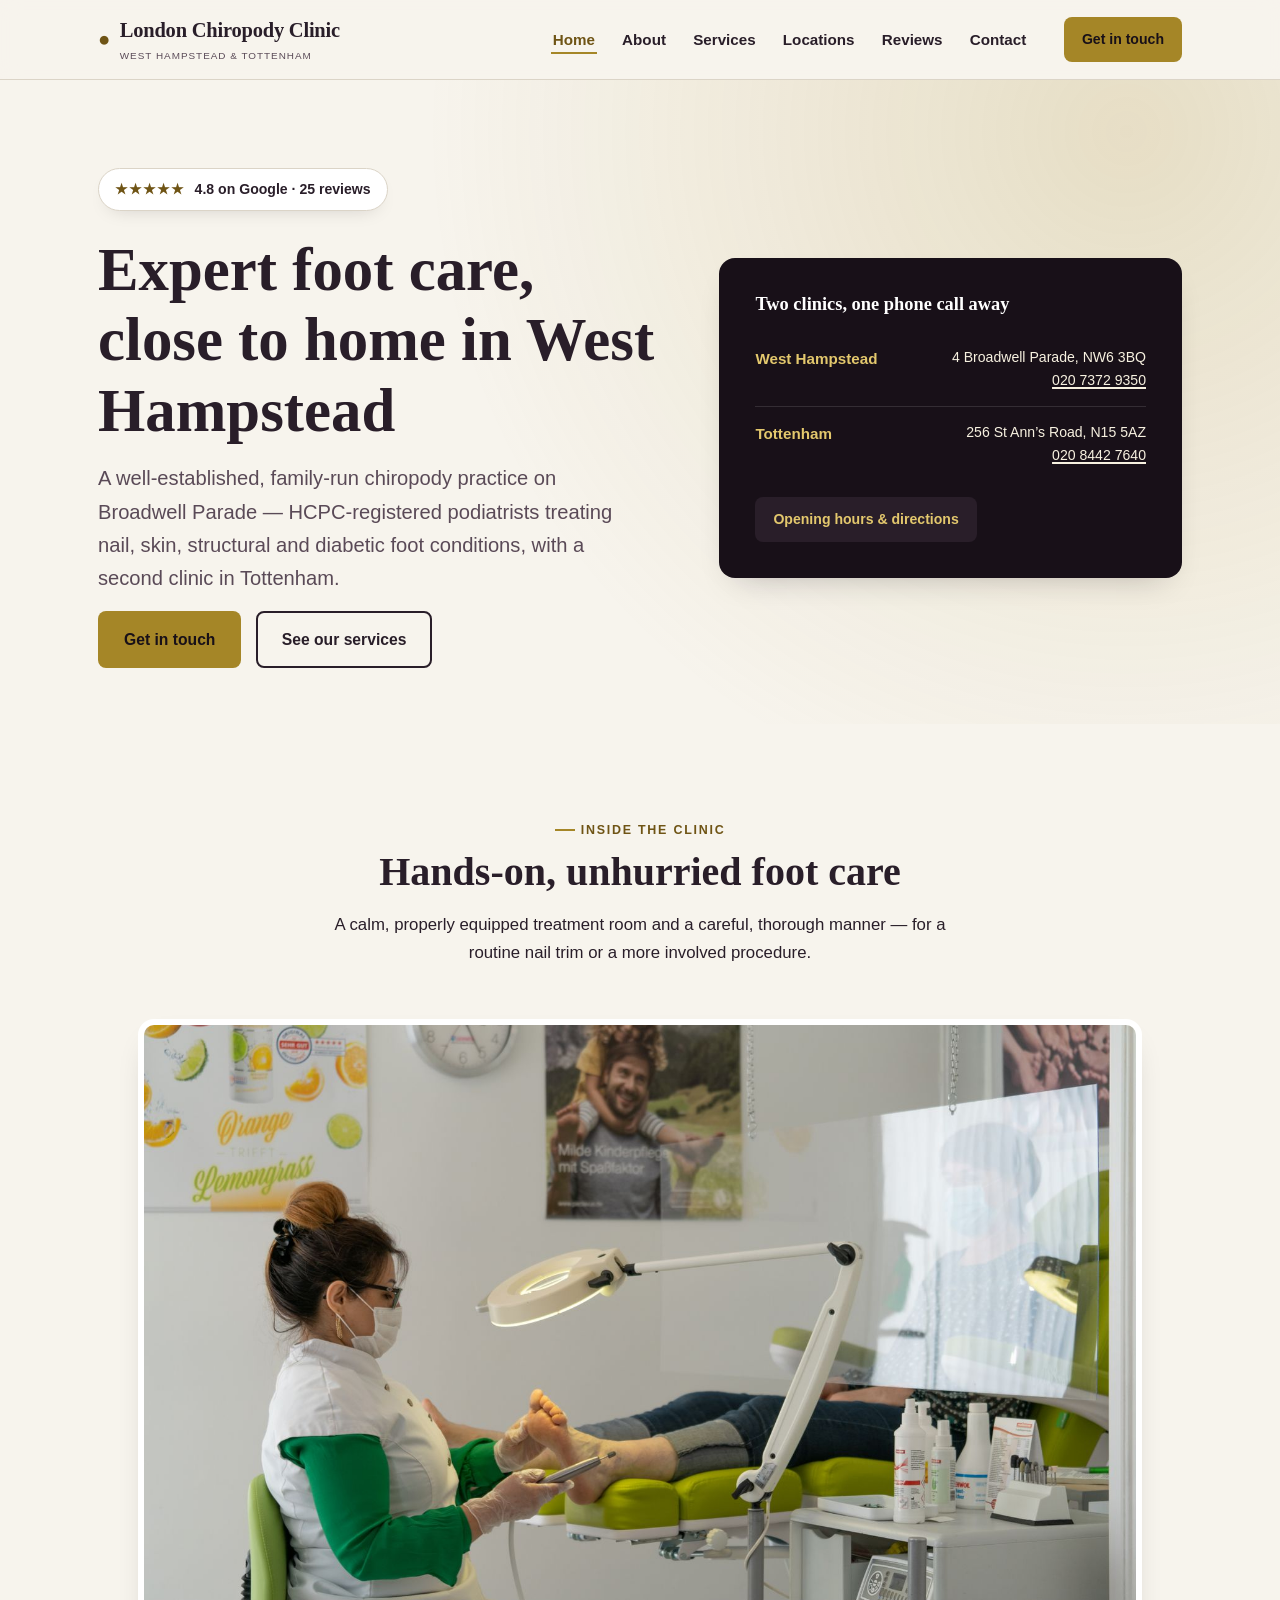
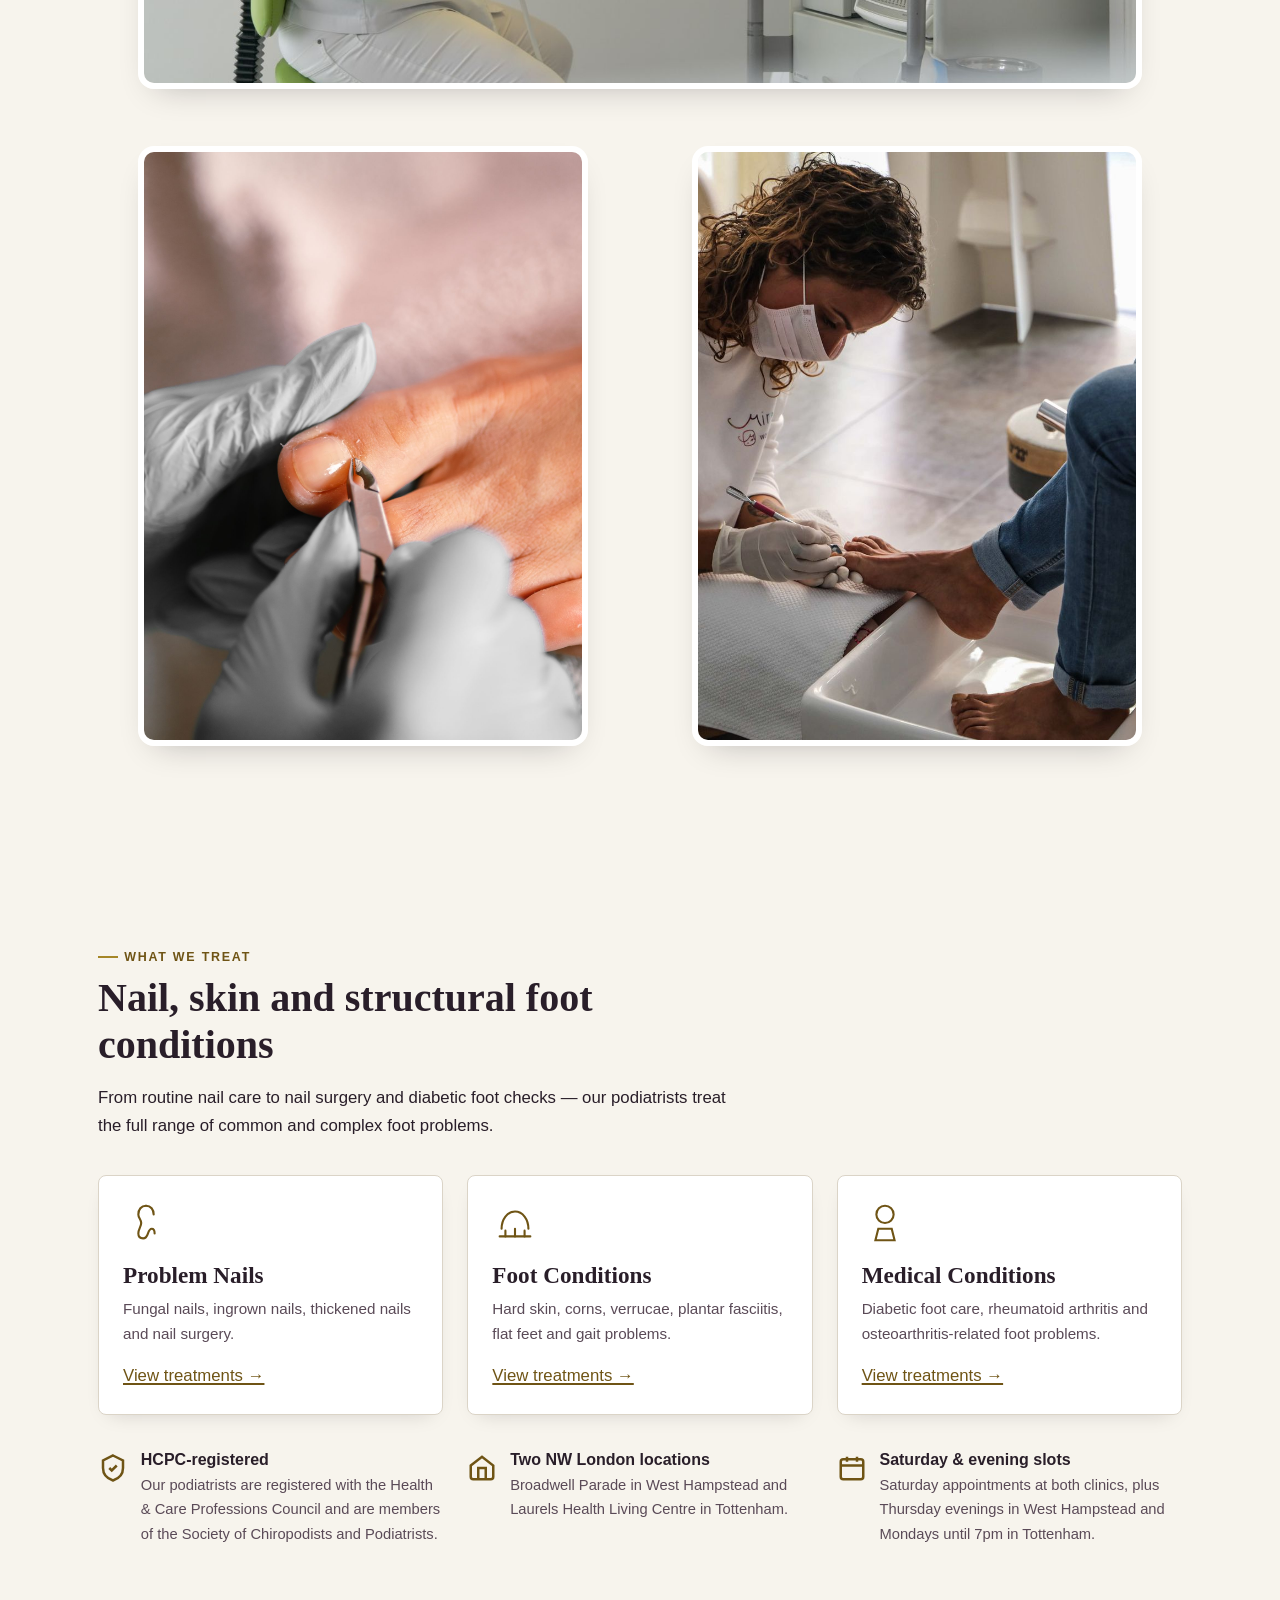
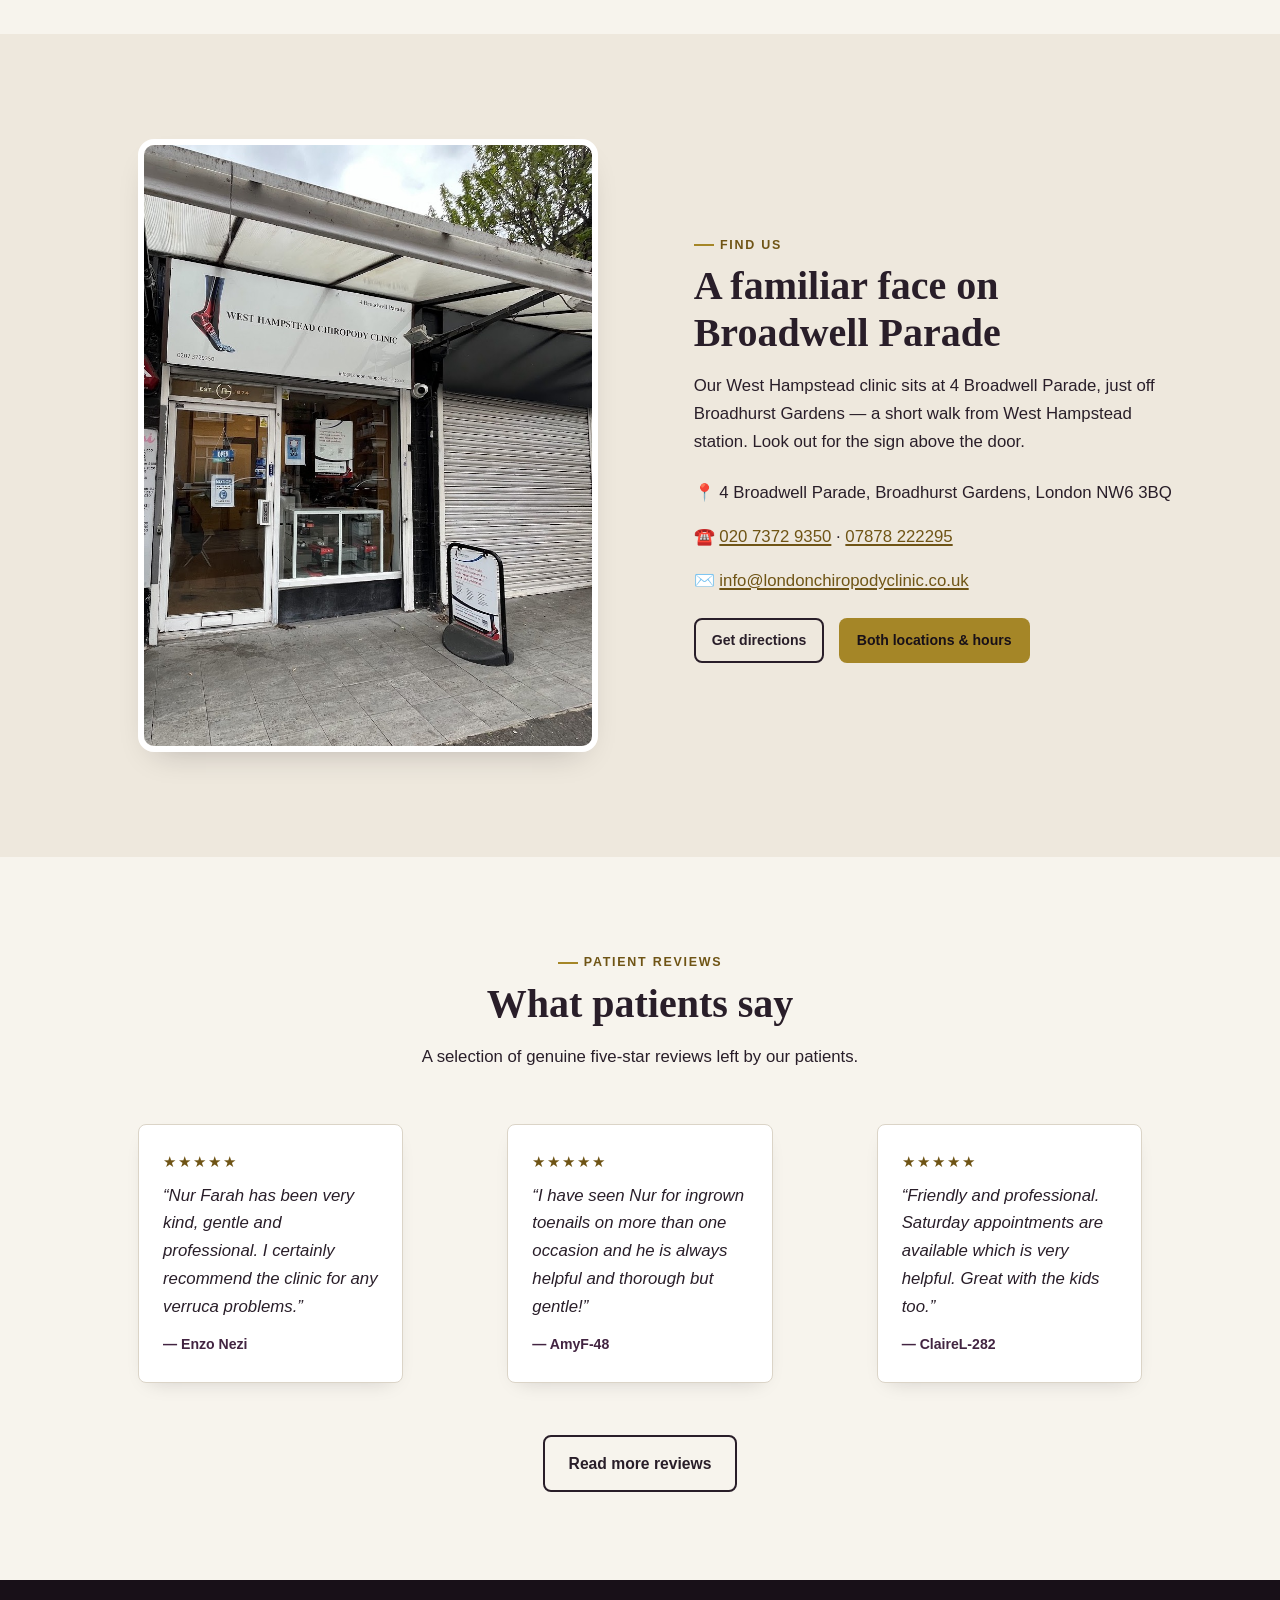
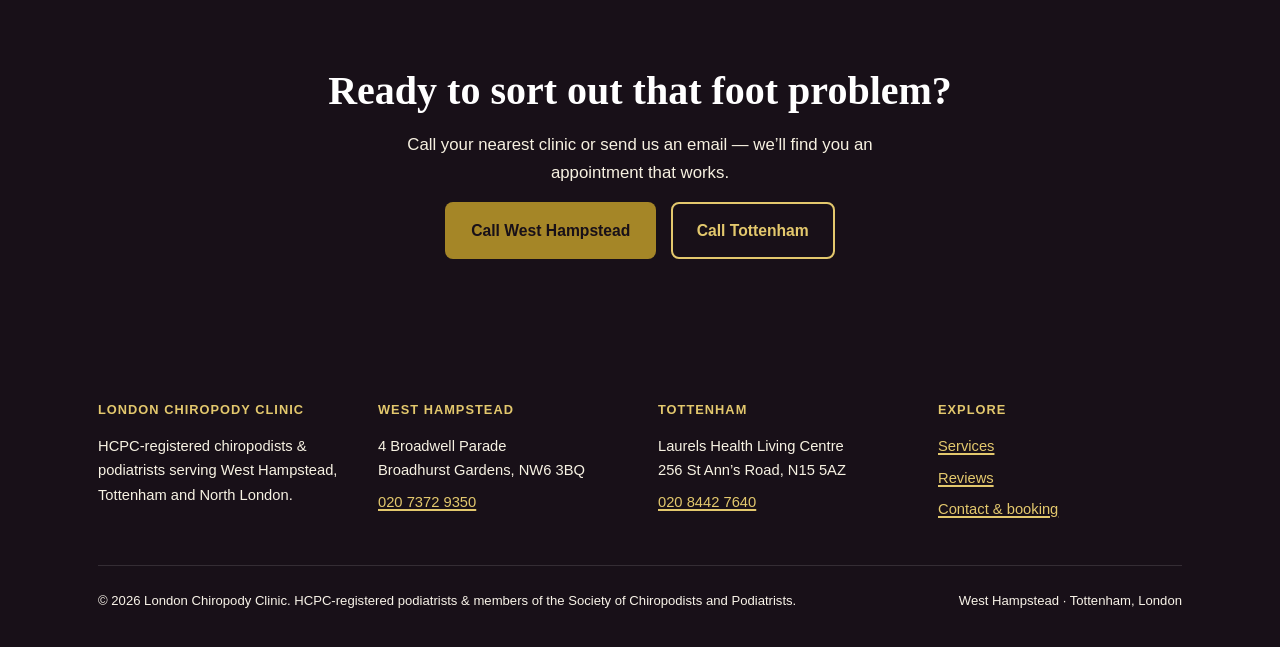
<file: index.html>
<!doctype html>
<html lang="en-GB" class="no-js">
<head>
<meta charset="UTF-8">
<meta name="viewport" content="width=device-width, initial-scale=1">
<title>London Chiropody Clinic — Foot Care in West Hampstead &amp; Tottenham</title>
<meta name="description" content="HCPC-registered chiropodists treating nail, skin and structural foot conditions at Broadwell Parade, West Hampstead, and our Tottenham clinic. Saturday and evening appointments available.">
<link rel="icon" href="assets/img/favicon.svg" type="image/svg+xml">
<link rel="stylesheet" href="assets/css/tokens.css">
<link rel="stylesheet" href="assets/css/main.css">
<style>
  .services-teaser { display: grid; gap: var(--space-3); grid-template-columns: repeat(auto-fit, minmax(260px, 1fr)); }
  .feature-row { display: grid; gap: var(--space-3); grid-template-columns: repeat(auto-fit, minmax(220px, 1fr)); margin-top: var(--space-4); }
  .feature { display: flex; gap: 0.8rem; align-items: flex-start; }
  .feature__icon { width: 30px; height: 30px; flex: none; color: var(--color-gold-deep); margin-top: 2px; }
  .feature h4 { margin: 0 0 0.25rem; font-family: var(--font-body); font-size: 1rem; color: var(--color-ink); }
  .feature p { margin: 0; font-size: 0.92rem; color: var(--color-ink-soft); }
  .visit-photo { position: relative; }
  .visit-photo figcaption {
    margin-top: 0.6rem; font-size: 0.82rem; color: var(--color-ink-soft); text-align: center;
  }
</style>
</head>
<body>
<a class="skip-link" href="#main">Skip to content</a>
<div class="scroll-progress"><div class="scroll-progress__fill"></div></div>

<header class="site-header">
  <div class="container site-header__bar">
    <a class="brand" href="index.html">
      <span class="brand__mark" aria-hidden="true">&#9679;</span>
      <span>London Chiropody Clinic<small>West Hampstead &amp; Tottenham</small></span>
    </a>
    <button class="nav__toggle" aria-expanded="false" aria-controls="primary-nav" aria-label="Toggle menu"><span></span></button>
    <nav class="nav__menu" id="primary-nav" data-open="false">
      <ul class="nav__links">
        <li><a href="index.html" aria-current="page">Home</a></li>
        <li><a href="about.html">About</a></li>
        <li><a href="services.html">Services</a></li>
        <li><a href="locations.html">Locations</a></li>
        <li><a href="reviews.html">Reviews</a></li>
        <li><a href="contact.html">Contact</a></li>
      </ul>
      <div class="nav__cta">
        <button class="btn btn--primary btn--sm" data-quick-contact-trigger type="button">Get in touch</button>
      </div>
    </nav>
  </div>
</header>

<main id="main">

  <section class="hero">
    <div class="container hero__grid">
      <div data-reveal>
        <div class="hero__badge"><span class="stars">&#9733;&#9733;&#9733;&#9733;&#9733;</span> 4.8 on Google &middot; 25 reviews</div>
        <h1>Expert foot care, close to home in West Hampstead</h1>
        <p class="hero__lead">A well-established, family-run chiropody practice on Broadwell Parade — HCPC-registered podiatrists treating nail, skin, structural and diabetic foot conditions, with a second clinic in Tottenham.</p>
        <div class="btn-row">
          <button class="btn btn--primary btn--magnetic" data-quick-contact-trigger type="button">Get in touch</button>
          <a class="btn btn--outline" href="services.html">See our services</a>
        </div>
      </div>
      <div data-reveal data-reveal-delay="120ms">
        <div class="hero__panel">
          <h3>Two clinics, one phone call away</h3>
          <dl>
            <div class="loc">
              <dt>West Hampstead</dt>
              <dd>4 Broadwell Parade, NW6 3BQ<br><a href="tel:02073729350">020 7372 9350</a></dd>
            </div>
            <div class="loc">
              <dt>Tottenham</dt>
              <dd>256 St Ann&rsquo;s Road, N15 5AZ<br><a href="tel:02084427640">020 8442 7640</a></dd>
            </div>
          </dl>
          <a class="btn btn--ink btn--sm" href="locations.html">Opening hours &amp; directions</a>
        </div>
      </div>
    </div>
  </section>

  <section class="section" aria-labelledby="care-heading">
    <div class="container">
      <div class="section-head section-head--center" data-reveal>
        <p class="eyebrow">Inside the clinic</p>
        <h2 id="care-heading">Hands-on, unhurried foot care</h2>
        <p>A calm, properly equipped treatment room and a careful, thorough manner — for a routine nail trim or a more involved procedure.</p>
      </div>
      <div class="care-gallery">
        <figure class="photo-frame lift ar-classic care-gallery__wide" data-reveal>
          <span class="lift__thumb"><img src="assets/img/podiatry-treatment-room.jpg" width="1600" height="1067" loading="lazy" alt="A podiatrist treating a patient's foot in a fully equipped treatment room, with an adjustable exam lamp and instrument tray — illustrative photo"></span>
        </figure>
        <figure class="photo-frame lift ar-portrait" data-reveal data-reveal-delay="90ms">
          <span class="lift__thumb"><img src="assets/img/nail-treatment-closeup.jpg" width="1600" height="2400" loading="lazy" alt="Close-up of gloved hands trimming a toenail during a chiropody treatment — illustrative photo"></span>
        </figure>
        <figure class="photo-frame lift ar-portrait" data-reveal data-reveal-delay="180ms">
          <span class="lift__thumb"><img src="assets/img/foot-care-treatment-session.jpg" width="1600" height="1067" loading="lazy" alt="A clinician's gloved hands attending to a patient's foot during a treatment session — illustrative photo"></span>
        </figure>
      </div>
    </div>
  </section>

  <section class="section" aria-labelledby="services-heading">
    <div class="container">
      <div class="section-head" data-reveal>
        <p class="eyebrow">What we treat</p>
        <h2 id="services-heading">Nail, skin and structural foot conditions</h2>
        <p>From routine nail care to nail surgery and diabetic foot checks — our podiatrists treat the full range of common and complex foot problems.</p>
      </div>
      <div class="services-teaser">
        <article class="card" data-reveal>
          <svg class="card__icon" viewBox="0 0 48 48" fill="none" stroke="currentColor" stroke-width="2.2" stroke-linecap="round"><path d="M24 6c-5 0-8 4-8 9 0 4 3 5 3 9s-3 6-3 11c0 3 2 5 5 5s4-2 5-5 2-5 4-5 3 2 3 5"/><path d="M24 6c5 0 8 4 8 9"/></svg>
          <h3>Problem Nails</h3>
          <p>Fungal nails, ingrown nails, thickened nails and nail surgery.</p>
          <div class="card__footer"><a href="services.html#nails">View treatments &rarr;</a></div>
        </article>
        <article class="card" data-reveal data-reveal-delay="90ms">
          <svg class="card__icon" viewBox="0 0 48 48" fill="none" stroke="currentColor" stroke-width="2.2" stroke-linecap="round"><path d="M10 30c0-10 6-18 14-18s14 8 14 18"/><path d="M8 38h32"/><path d="M14 38v-6M24 38v-8M34 38v-6"/></svg>
          <h3>Foot Conditions</h3>
          <p>Hard skin, corns, verrucae, plantar fasciitis, flat feet and gait problems.</p>
          <div class="card__footer"><a href="services.html#foot-conditions">View treatments &rarr;</a></div>
        </article>
        <article class="card" data-reveal data-reveal-delay="180ms">
          <svg class="card__icon" viewBox="0 0 48 48" fill="none" stroke="currentColor" stroke-width="2.2" stroke-linecap="round"><path d="M24 6a9 9 0 100 18 9 9 0 000-18z"/><path d="M17 30h14l3 12H14z"/></svg>
          <h3>Medical Conditions</h3>
          <p>Diabetic foot care, rheumatoid arthritis and osteoarthritis-related foot problems.</p>
          <div class="card__footer"><a href="services.html#medical">View treatments &rarr;</a></div>
        </article>
      </div>

      <div class="feature-row">
        <div class="feature" data-reveal>
          <svg class="feature__icon" viewBox="0 0 24 24" fill="none" stroke="currentColor" stroke-width="2"><path d="M12 2l8 4v6c0 5-3.5 8.5-8 10-4.5-1.5-8-5-8-10V6z"/><path d="M9 12l2 2 4-4"/></svg>
          <div><h4>HCPC-registered</h4><p>Our podiatrists are registered with the Health &amp; Care Professions Council and are members of the Society of Chiropodists and Podiatrists.</p></div>
        </div>
        <div class="feature" data-reveal data-reveal-delay="80ms">
          <svg class="feature__icon" viewBox="0 0 24 24" fill="none" stroke="currentColor" stroke-width="2"><path d="M3 10l9-7 9 7v9a2 2 0 01-2 2H5a2 2 0 01-2-2z"/><path d="M9 21V12h6v9"/></svg>
          <div><h4>Two NW London locations</h4><p>Broadwell Parade in West Hampstead and Laurels Health Living Centre in Tottenham.</p></div>
        </div>
        <div class="feature" data-reveal data-reveal-delay="160ms">
          <svg class="feature__icon" viewBox="0 0 24 24" fill="none" stroke="currentColor" stroke-width="2"><rect x="3" y="5" width="18" height="16" rx="2"/><path d="M3 10h18M8 3v4M16 3v4"/></svg>
          <div><h4>Saturday &amp; evening slots</h4><p>Saturday appointments at both clinics, plus Thursday evenings in West Hampstead and Mondays until 7pm in Tottenham.</p></div>
        </div>
      </div>
    </div>
  </section>

  <section class="section section--dim" aria-labelledby="visit-heading">
    <div class="container grid-2">
      <figure class="visit-photo photo-frame ar-portrait" data-reveal>
        <img src="assets/img/broadwell-parade-storefront.jpg" width="870" height="1520" loading="lazy" alt="The West Hampstead Chiropody Clinic shopfront at 4 Broadwell Parade, Broadhurst Gardens">
      </figure>
      <div data-reveal data-reveal-delay="120ms">
        <p class="eyebrow">Find us</p>
        <h2 id="visit-heading">A familiar face on Broadwell Parade</h2>
        <p>Our West Hampstead clinic sits at 4 Broadwell Parade, just off Broadhurst Gardens — a short walk from West Hampstead station. Look out for the sign above the door.</p>
        <ul class="stack" style="margin: var(--space-3) 0;">
          <li>&#128205; 4 Broadwell Parade, Broadhurst Gardens, London NW6 3BQ</li>
          <li>&#9742;&#65039; <a href="tel:02073729350">020 7372 9350</a> &middot; <a href="tel:07878222295">07878 222295</a></li>
          <li>&#9993;&#65039; <a href="mailto:info@londonchiropodyclinic.co.uk">info@londonchiropodyclinic.co.uk</a></li>
        </ul>
        <div class="btn-row">
          <a class="btn btn--outline btn--sm" href="https://www.google.com/maps/search/?api=1&query=West+Hampstead+Chiropody+Clinic+4+Broadwell+Parade+London" target="_blank" rel="noopener">Get directions</a>
          <a class="btn btn--primary btn--sm" href="locations.html">Both locations &amp; hours</a>
        </div>
      </div>
    </div>
  </section>

  <section class="section" aria-labelledby="reviews-heading">
    <div class="container">
      <div class="section-head section-head--center" data-reveal>
        <p class="eyebrow">Patient reviews</p>
        <h2 id="reviews-heading">What patients say</h2>
        <p>A selection of genuine five-star reviews left by our patients.</p>
      </div>
      <div class="review-grid">
        <blockquote class="review" data-reveal>
          <div class="review__stars">&#9733;&#9733;&#9733;&#9733;&#9733;</div>
          <p>&ldquo;Nur Farah has been very kind, gentle and professional. I certainly recommend the clinic for any verruca problems.&rdquo;</p>
          <cite>&mdash; Enzo Nezi</cite>
        </blockquote>
        <blockquote class="review" data-reveal data-reveal-delay="90ms">
          <div class="review__stars">&#9733;&#9733;&#9733;&#9733;&#9733;</div>
          <p>&ldquo;I have seen Nur for ingrown toenails on more than one occasion and he is always helpful and thorough but gentle!&rdquo;</p>
          <cite>&mdash; AmyF-48</cite>
        </blockquote>
        <blockquote class="review" data-reveal data-reveal-delay="180ms">
          <div class="review__stars">&#9733;&#9733;&#9733;&#9733;&#9733;</div>
          <p>&ldquo;Friendly and professional. Saturday appointments are available which is very helpful. Great with the kids too.&rdquo;</p>
          <cite>&mdash; ClaireL-282</cite>
        </blockquote>
      </div>
      <div class="text-center" style="margin-top: var(--space-4);">
        <a class="btn btn--outline" href="reviews.html">Read more reviews</a>
      </div>
    </div>
  </section>

  <section class="section section--ink" aria-labelledby="cta-heading">
    <div class="container text-center" data-reveal>
      <h2 id="cta-heading">Ready to sort out that foot problem?</h2>
      <p style="max-width: 52ch; margin-inline: auto;">Call your nearest clinic or send us an email — we&rsquo;ll find you an appointment that works.</p>
      <div class="btn-row" style="justify-content: center;">
        <a class="btn btn--primary" href="tel:02073729350">Call West Hampstead</a>
        <a class="btn btn--outline" style="border-color: var(--color-gold-light); color: var(--color-gold-light);" href="tel:02084427640">Call Tottenham</a>
      </div>
    </div>
  </section>

</main>

<footer class="site-footer">
  <div class="container">
    <div class="footer-grid">
      <div>
        <h4>London Chiropody Clinic</h4>
        <p>HCPC-registered chiropodists &amp; podiatrists serving West Hampstead, Tottenham and North London.</p>
      </div>
      <div>
        <h4>West Hampstead</h4>
        <p>4 Broadwell Parade<br>Broadhurst Gardens, NW6 3BQ</p>
        <p><a href="tel:02073729350">020 7372 9350</a></p>
      </div>
      <div>
        <h4>Tottenham</h4>
        <p>Laurels Health Living Centre<br>256 St Ann&rsquo;s Road, N15 5AZ</p>
        <p><a href="tel:02084427640">020 8442 7640</a></p>
      </div>
      <div>
        <h4>Explore</h4>
        <p><a href="services.html">Services</a></p>
        <p><a href="reviews.html">Reviews</a></p>
        <p><a href="contact.html">Contact &amp; booking</a></p>
      </div>
    </div>
    <div class="footer-bottom">
      <span>&copy; 2026 London Chiropody Clinic. HCPC-registered podiatrists &amp; members of the Society of Chiropodists and Podiatrists.</span>
      <span>West Hampstead &middot; Tottenham, London</span>
    </div>
  </div>
</footer>

<dialog id="quick-contact">
  <div class="quick-contact__body">
    <button class="quick-contact__close" aria-label="Close">&times;</button>
    <h3>Get in touch</h3>
    <p>Call your nearest clinic, or drop us an email.</p>
    <div class="quick-contact__list">
      <a href="tel:02073729350">&#9742;&#65039; West Hampstead &mdash; 020 7372 9350</a>
      <a href="tel:02084427640">&#9742;&#65039; Tottenham &mdash; 020 8442 7640</a>
      <a href="tel:07878222295">&#128241; Mobile &mdash; 07878 222295</a>
      <a href="mailto:info@londonchiropodyclinic.co.uk">&#9993;&#65039; info@londonchiropodyclinic.co.uk</a>
    </div>
  </div>
</dialog>

<script src="assets/js/main.js"></script>
</body>
</html>
</file>
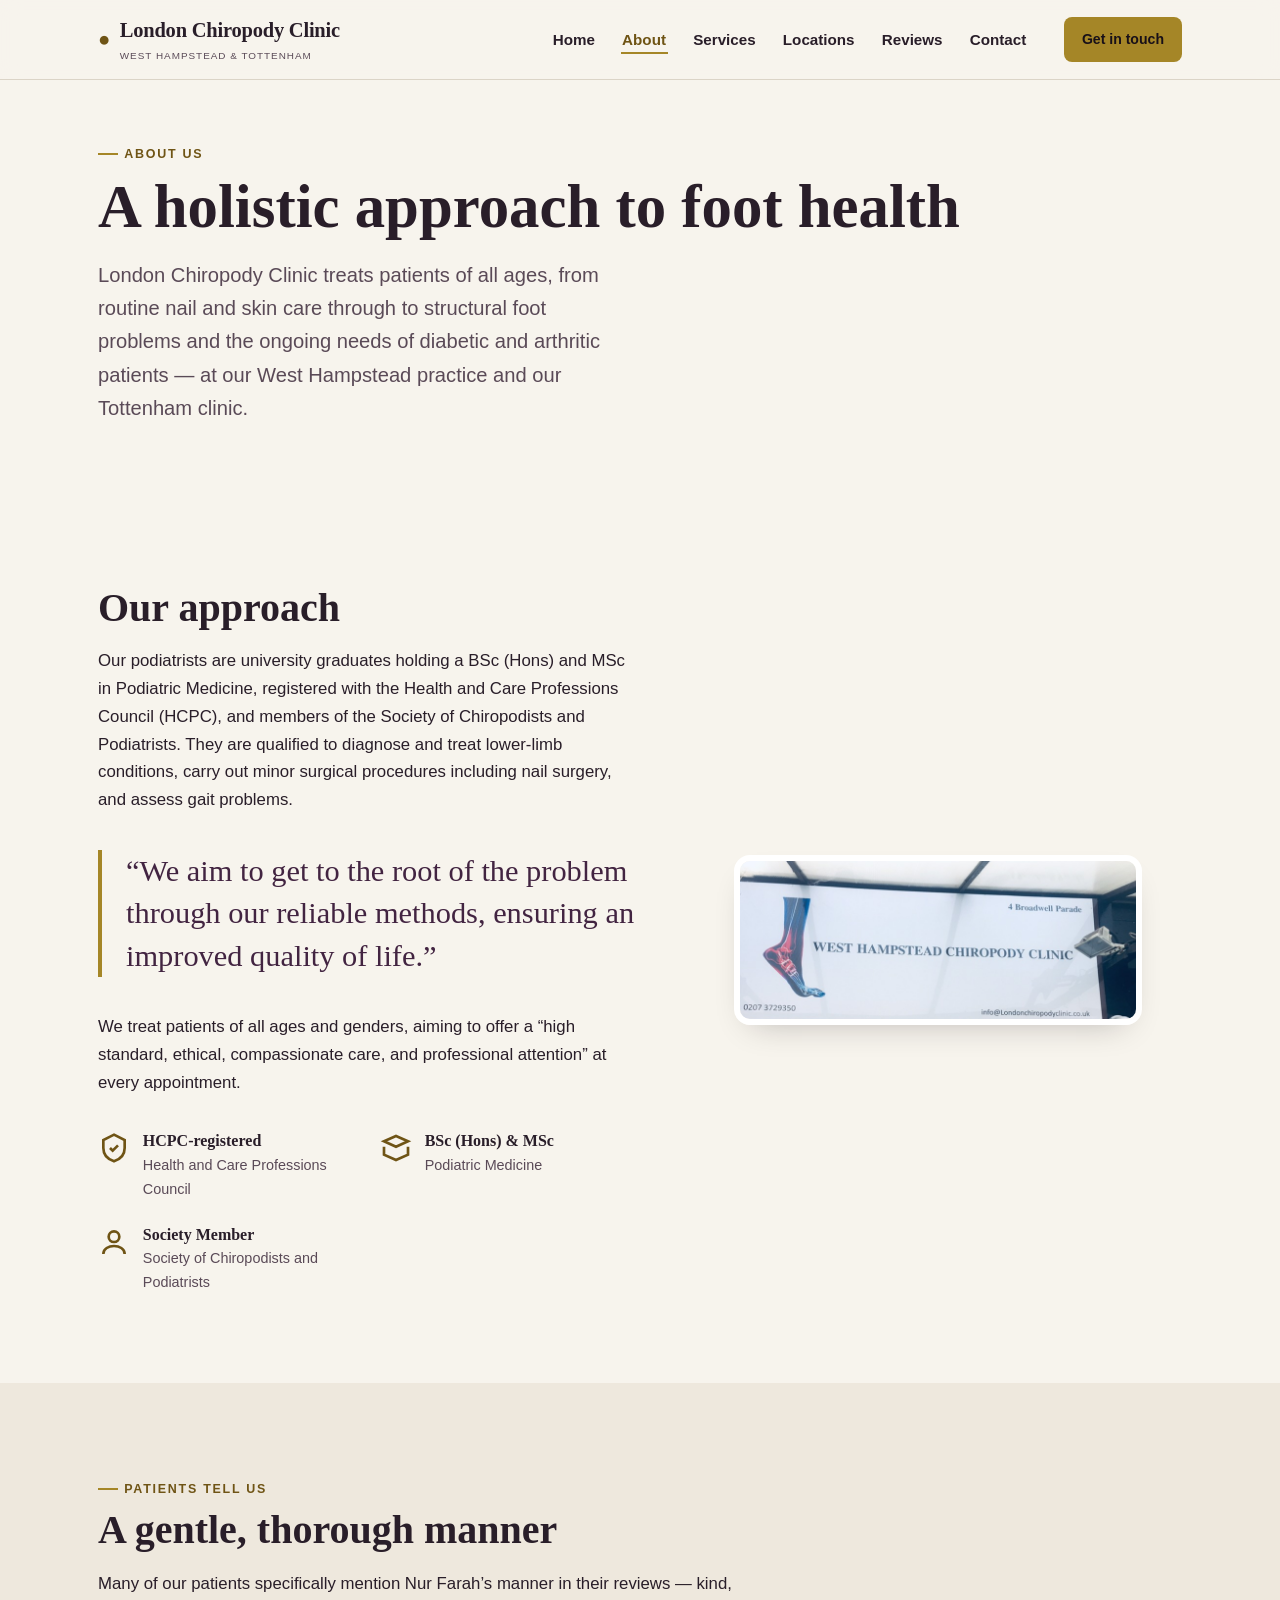
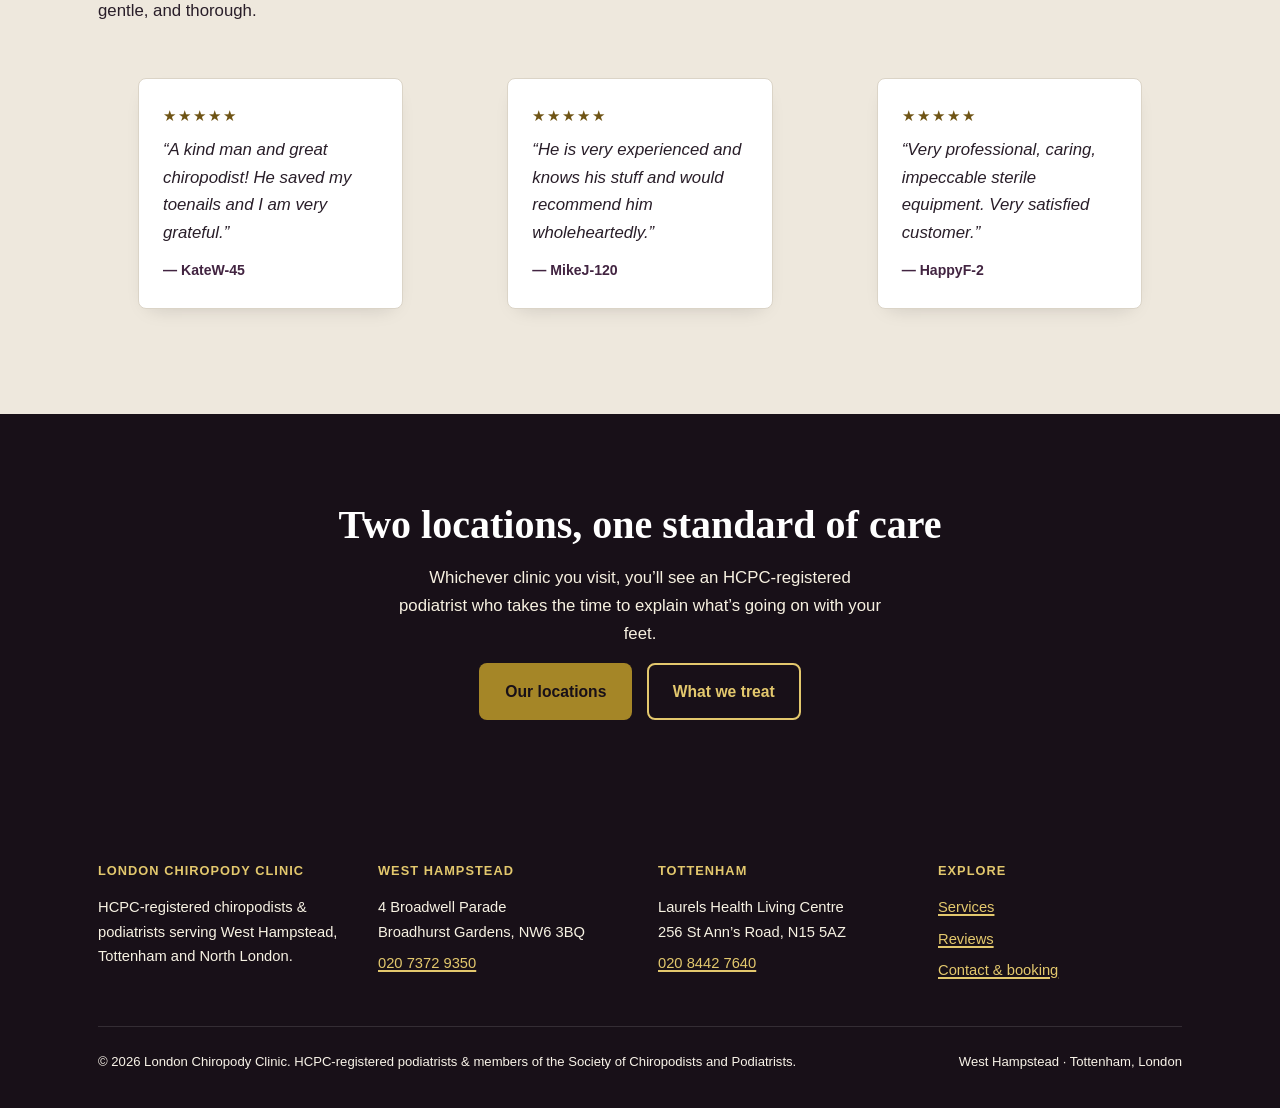
<file: about.html>
<!doctype html>
<html lang="en-GB" class="no-js">
<head>
<meta charset="UTF-8">
<meta name="viewport" content="width=device-width, initial-scale=1">
<title>About Us | London Chiropody Clinic</title>
<meta name="description" content="A family-run, HCPC-registered chiropody practice serving West Hampstead and Tottenham — qualified podiatrists offering a holistic approach to foot health.">
<link rel="icon" href="assets/img/favicon.svg" type="image/svg+xml">
<link rel="stylesheet" href="assets/css/tokens.css">
<link rel="stylesheet" href="assets/css/main.css">
<style>
  .pull-quote {
    font-family: var(--font-display); font-size: clamp(1.3rem, 1.6vw + 1rem, 1.9rem);
    color: var(--color-plum-deep); line-height: 1.4; margin: var(--space-4) 0;
    border-left: 4px solid var(--color-gold); padding-left: var(--space-3);
  }
  .cred-row { display: grid; gap: var(--space-3); grid-template-columns: repeat(auto-fit, minmax(230px, 1fr)); margin-top: var(--space-4); }
  .cred { display: flex; gap: 0.8rem; align-items: flex-start; }
  .cred__icon { width: 32px; height: 32px; flex: none; color: var(--color-gold-deep); }
  .cred h4 { margin: 0 0 0.2rem; font-size: 1rem; }
  .cred p { margin: 0; font-size: 0.9rem; color: var(--color-ink-soft); }
</style>
</head>
<body>
<a class="skip-link" href="#main">Skip to content</a>
<div class="scroll-progress"><div class="scroll-progress__fill"></div></div>

<header class="site-header">
  <div class="container site-header__bar">
    <a class="brand" href="index.html">
      <span class="brand__mark" aria-hidden="true">&#9679;</span>
      <span>London Chiropody Clinic<small>West Hampstead &amp; Tottenham</small></span>
    </a>
    <button class="nav__toggle" aria-expanded="false" aria-controls="primary-nav" aria-label="Toggle menu"><span></span></button>
    <nav class="nav__menu" id="primary-nav" data-open="false">
      <ul class="nav__links">
        <li><a href="index.html">Home</a></li>
        <li><a href="about.html" aria-current="page">About</a></li>
        <li><a href="services.html">Services</a></li>
        <li><a href="locations.html">Locations</a></li>
        <li><a href="reviews.html">Reviews</a></li>
        <li><a href="contact.html">Contact</a></li>
      </ul>
      <div class="nav__cta">
        <button class="btn btn--primary btn--sm" data-quick-contact-trigger type="button">Get in touch</button>
      </div>
    </nav>
  </div>
</header>

<main id="main">

  <section class="section--tight">
    <div class="container">
      <p class="eyebrow" data-reveal>About us</p>
      <h1 data-reveal>A holistic approach to foot health</h1>
      <p class="hero__lead" data-reveal data-reveal-delay="80ms">London Chiropody Clinic treats patients of all ages, from routine nail and skin care through to structural foot problems and the ongoing needs of diabetic and arthritic patients — at our West Hampstead practice and our Tottenham clinic.</p>
    </div>
  </section>

  <section class="section">
    <div class="container grid-2">
      <div data-reveal>
        <h2>Our approach</h2>
        <p>Our podiatrists are university graduates holding a BSc (Hons) and MSc in Podiatric Medicine, registered with the Health and Care Professions Council (HCPC), and members of the Society of Chiropodists and Podiatrists. They are qualified to diagnose and treat lower-limb conditions, carry out minor surgical procedures including nail surgery, and assess gait problems.</p>
        <blockquote class="pull-quote">&ldquo;We aim to get to the root of the problem through our reliable methods, ensuring an improved quality of life.&rdquo;</blockquote>
        <p>We treat patients of all ages and genders, aiming to offer a &ldquo;high standard, ethical, compassionate care, and professional attention&rdquo; at every appointment.</p>
        <div class="cred-row">
          <div class="cred">
            <svg class="cred__icon" viewBox="0 0 24 24" fill="none" stroke="currentColor" stroke-width="2"><path d="M12 2l8 4v6c0 5-3.5 8.5-8 10-4.5-1.5-8-5-8-10V6z"/><path d="M9 12l2 2 4-4"/></svg>
            <div><h4>HCPC-registered</h4><p>Health and Care Professions Council</p></div>
          </div>
          <div class="cred">
            <svg class="cred__icon" viewBox="0 0 24 24" fill="none" stroke="currentColor" stroke-width="2"><path d="M12 3l9 4-9 4-9-4 9-4z"/><path d="M3 11v6l9 4 9-4v-6"/></svg>
            <div><h4>BSc (Hons) &amp; MSc</h4><p>Podiatric Medicine</p></div>
          </div>
          <div class="cred">
            <svg class="cred__icon" viewBox="0 0 24 24" fill="none" stroke="currentColor" stroke-width="2"><circle cx="12" cy="8" r="4"/><path d="M4 21c0-4 4-6 8-6s8 2 8 6"/></svg>
            <div><h4>Society Member</h4><p>Society of Chiropodists and Podiatrists</p></div>
          </div>
        </div>
      </div>
      <figure class="photo-frame ar-banner" data-reveal data-reveal-delay="120ms">
        <img src="assets/img/broadwell-parade-sign.jpg" width="810" height="330" loading="lazy" alt="West Hampstead Chiropody Clinic signage above the entrance at 4 Broadwell Parade">
      </figure>
    </div>
  </section>

  <section class="section section--dim">
    <div class="container">
      <div class="section-head" data-reveal>
        <p class="eyebrow">Patients tell us</p>
        <h2>A gentle, thorough manner</h2>
        <p>Many of our patients specifically mention Nur Farah&rsquo;s manner in their reviews &mdash; kind, gentle, and thorough.</p>
      </div>
      <div class="review-grid">
        <blockquote class="review" data-reveal>
          <div class="review__stars">&#9733;&#9733;&#9733;&#9733;&#9733;</div>
          <p>&ldquo;A kind man and great chiropodist! He saved my toenails and I am very grateful.&rdquo;</p>
          <cite>&mdash; KateW-45</cite>
        </blockquote>
        <blockquote class="review" data-reveal data-reveal-delay="90ms">
          <div class="review__stars">&#9733;&#9733;&#9733;&#9733;&#9733;</div>
          <p>&ldquo;He is very experienced and knows his stuff and would recommend him wholeheartedly.&rdquo;</p>
          <cite>&mdash; MikeJ-120</cite>
        </blockquote>
        <blockquote class="review" data-reveal data-reveal-delay="180ms">
          <div class="review__stars">&#9733;&#9733;&#9733;&#9733;&#9733;</div>
          <p>&ldquo;Very professional, caring, impeccable sterile equipment. Very satisfied customer.&rdquo;</p>
          <cite>&mdash; HappyF-2</cite>
        </blockquote>
      </div>
    </div>
  </section>

  <section class="section section--ink text-center">
    <div class="container" data-reveal>
      <h2>Two locations, one standard of care</h2>
      <p style="max-width: 52ch; margin-inline: auto;">Whichever clinic you visit, you&rsquo;ll see an HCPC-registered podiatrist who takes the time to explain what&rsquo;s going on with your feet.</p>
      <div class="btn-row" style="justify-content: center;">
        <a class="btn btn--primary" href="locations.html">Our locations</a>
        <a class="btn btn--outline" style="border-color: var(--color-gold-light); color: var(--color-gold-light);" href="services.html">What we treat</a>
      </div>
    </div>
  </section>

</main>

<footer class="site-footer">
  <div class="container">
    <div class="footer-grid">
      <div>
        <h4>London Chiropody Clinic</h4>
        <p>HCPC-registered chiropodists &amp; podiatrists serving West Hampstead, Tottenham and North London.</p>
      </div>
      <div>
        <h4>West Hampstead</h4>
        <p>4 Broadwell Parade<br>Broadhurst Gardens, NW6 3BQ</p>
        <p><a href="tel:02073729350">020 7372 9350</a></p>
      </div>
      <div>
        <h4>Tottenham</h4>
        <p>Laurels Health Living Centre<br>256 St Ann&rsquo;s Road, N15 5AZ</p>
        <p><a href="tel:02084427640">020 8442 7640</a></p>
      </div>
      <div>
        <h4>Explore</h4>
        <p><a href="services.html">Services</a></p>
        <p><a href="reviews.html">Reviews</a></p>
        <p><a href="contact.html">Contact &amp; booking</a></p>
      </div>
    </div>
    <div class="footer-bottom">
      <span>&copy; 2026 London Chiropody Clinic. HCPC-registered podiatrists &amp; members of the Society of Chiropodists and Podiatrists.</span>
      <span>West Hampstead &middot; Tottenham, London</span>
    </div>
  </div>
</footer>

<dialog id="quick-contact">
  <div class="quick-contact__body">
    <button class="quick-contact__close" aria-label="Close">&times;</button>
    <h3>Get in touch</h3>
    <p>Call your nearest clinic, or drop us an email.</p>
    <div class="quick-contact__list">
      <a href="tel:02073729350">&#9742;&#65039; West Hampstead &mdash; 020 7372 9350</a>
      <a href="tel:02084427640">&#9742;&#65039; Tottenham &mdash; 020 8442 7640</a>
      <a href="tel:07878222295">&#128241; Mobile &mdash; 07878 222295</a>
      <a href="mailto:info@londonchiropodyclinic.co.uk">&#9993;&#65039; info@londonchiropodyclinic.co.uk</a>
    </div>
  </div>
</dialog>

<script src="assets/js/main.js"></script>
</body>
</html>
</file>
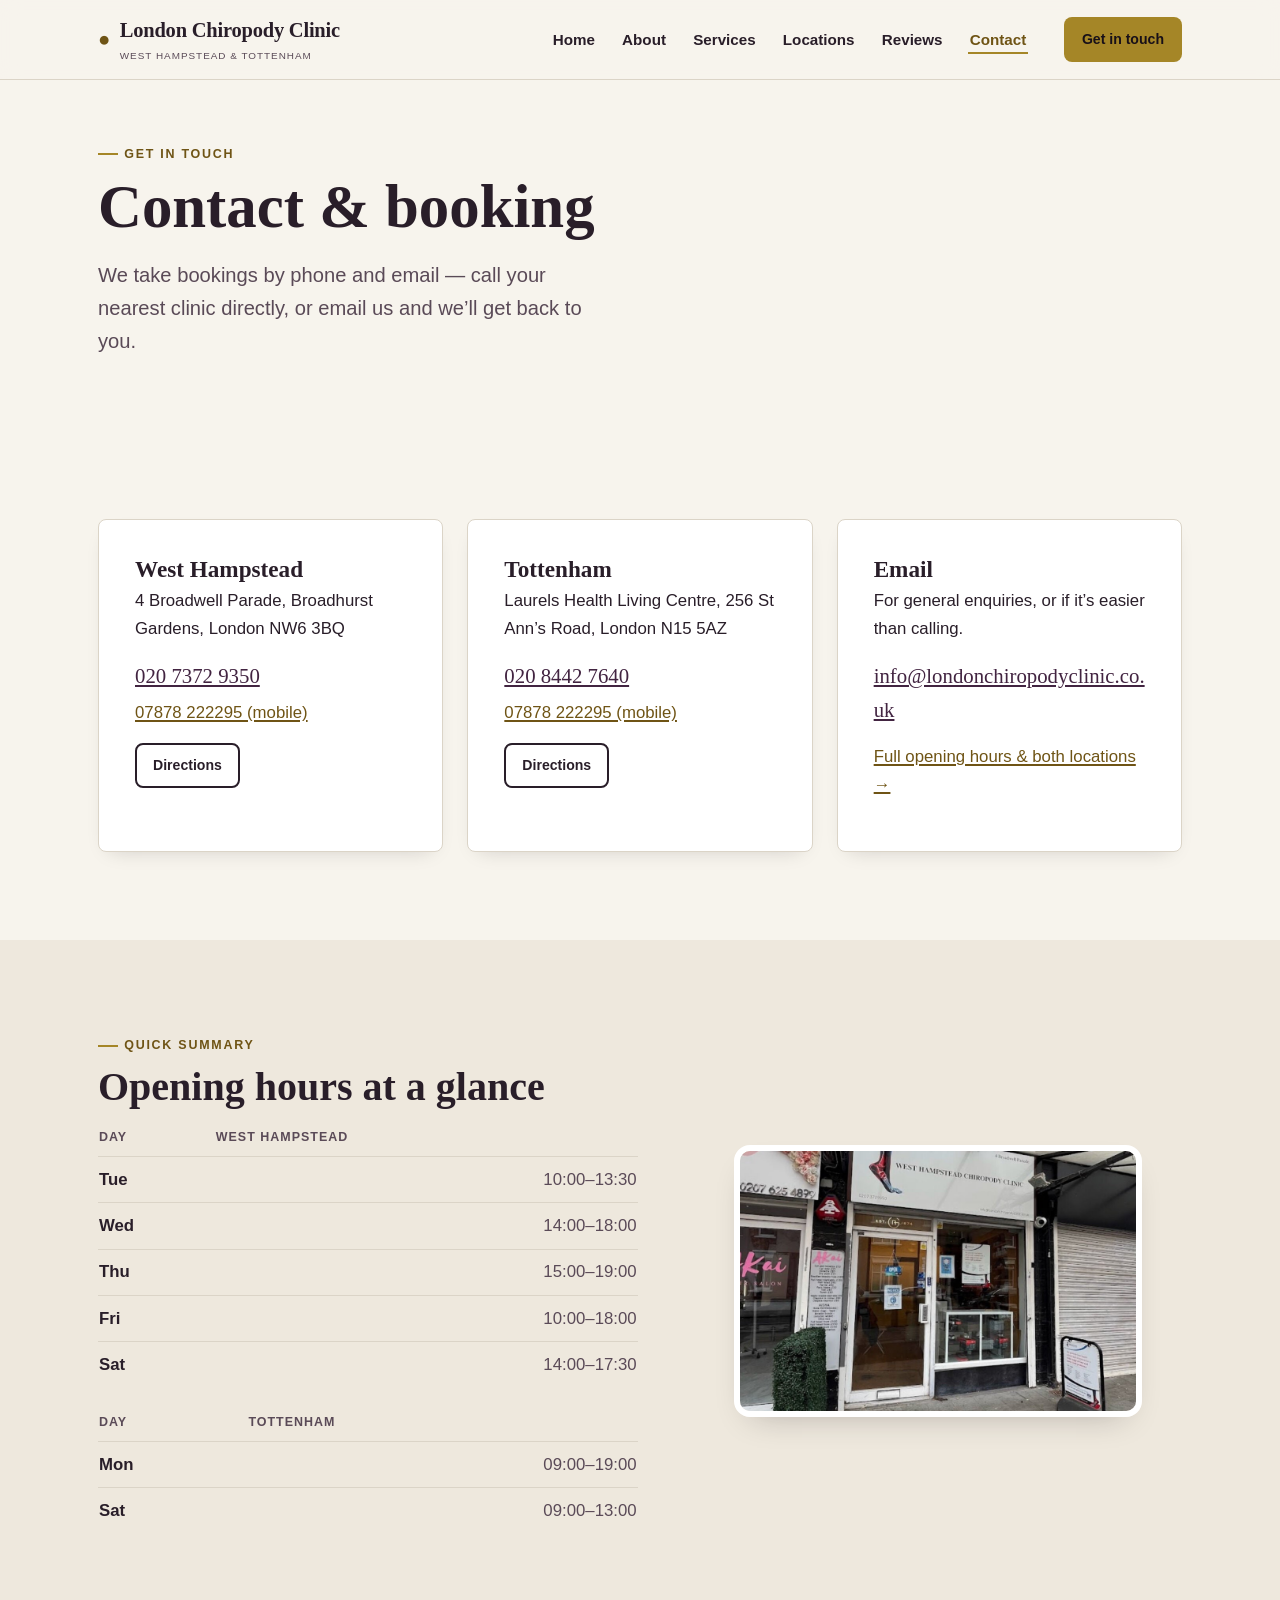
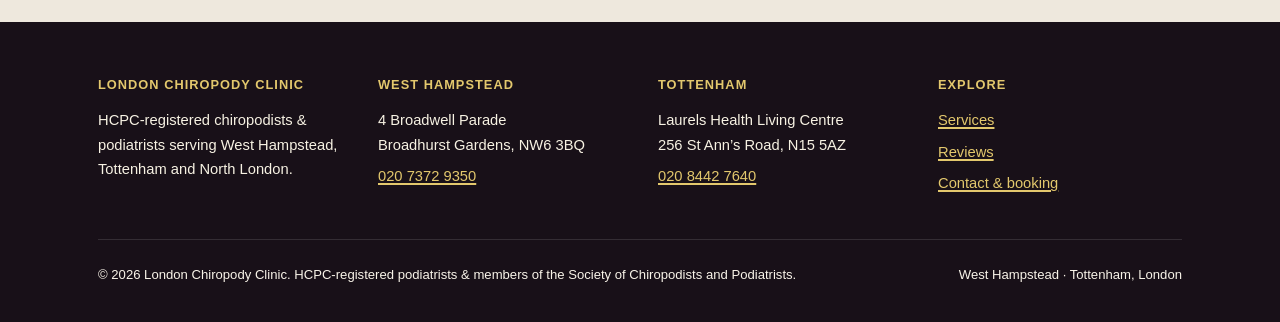
<file: contact.html>
<!doctype html>
<html lang="en-GB" class="no-js">
<head>
<meta charset="UTF-8">
<meta name="viewport" content="width=device-width, initial-scale=1">
<title>Contact &amp; Booking | London Chiropody Clinic</title>
<meta name="description" content="Call or email London Chiropody Clinic to book an appointment in West Hampstead or Tottenham.">
<link rel="icon" href="assets/img/favicon.svg" type="image/svg+xml">
<link rel="stylesheet" href="assets/css/tokens.css">
<link rel="stylesheet" href="assets/css/main.css">
<style>
  .contact-grid { display: grid; gap: var(--space-3); grid-template-columns: repeat(auto-fit, minmax(260px, 1fr)); }
  .contact-card { min-width: 0; background: var(--color-surface); border: 1px solid var(--color-line); border-radius: var(--radius-md); padding: var(--space-4); box-shadow: var(--shadow-soft); }
  .contact-card h3 { margin-bottom: 0.3rem; }
  .contact-card .big-link { display: block; font-family: var(--font-display); font-size: 1.3rem; color: var(--color-plum-deep); margin-block: 0.4rem; overflow-wrap: anywhere; word-break: break-word; }
  .contact-card .big-link:hover { color: var(--color-gold-deep); }
</style>
</head>
<body>
<a class="skip-link" href="#main">Skip to content</a>
<div class="scroll-progress"><div class="scroll-progress__fill"></div></div>

<header class="site-header">
  <div class="container site-header__bar">
    <a class="brand" href="index.html">
      <span class="brand__mark" aria-hidden="true">&#9679;</span>
      <span>London Chiropody Clinic<small>West Hampstead &amp; Tottenham</small></span>
    </a>
    <button class="nav__toggle" aria-expanded="false" aria-controls="primary-nav" aria-label="Toggle menu"><span></span></button>
    <nav class="nav__menu" id="primary-nav" data-open="false">
      <ul class="nav__links">
        <li><a href="index.html">Home</a></li>
        <li><a href="about.html">About</a></li>
        <li><a href="services.html">Services</a></li>
        <li><a href="locations.html">Locations</a></li>
        <li><a href="reviews.html">Reviews</a></li>
        <li><a href="contact.html" aria-current="page">Contact</a></li>
      </ul>
      <div class="nav__cta">
        <button class="btn btn--primary btn--sm" data-quick-contact-trigger type="button">Get in touch</button>
      </div>
    </nav>
  </div>
</header>

<main id="main">

  <section class="section--tight">
    <div class="container">
      <p class="eyebrow" data-reveal>Get in touch</p>
      <h1 data-reveal>Contact &amp; booking</h1>
      <p class="hero__lead" data-reveal data-reveal-delay="80ms">We take bookings by phone and email — call your nearest clinic directly, or email us and we&rsquo;ll get back to you.</p>
    </div>
  </section>

  <section class="section">
    <div class="container contact-grid">

      <div class="contact-card" data-reveal>
        <h3>West Hampstead</h3>
        <p>4 Broadwell Parade, Broadhurst Gardens, London NW6 3BQ</p>
        <a class="big-link" href="tel:02073729350">020 7372 9350</a>
        <p><a href="tel:07878222295">07878 222295 (mobile)</a></p>
        <a class="btn btn--outline btn--sm" href="https://www.google.com/maps/search/?api=1&query=West+Hampstead+Chiropody+Clinic+4+Broadwell+Parade+London" target="_blank" rel="noopener">Directions</a>
      </div>

      <div class="contact-card" data-reveal data-reveal-delay="80ms">
        <h3>Tottenham</h3>
        <p>Laurels Health Living Centre, 256 St Ann&rsquo;s Road, London N15 5AZ</p>
        <a class="big-link" href="tel:02084427640">020 8442 7640</a>
        <p><a href="tel:07878222295">07878 222295 (mobile)</a></p>
        <a class="btn btn--outline btn--sm" href="https://www.google.com/maps/search/?api=1&query=Laurels+Health+Living+Centre+256+St+Anns+Road+Tottenham+London" target="_blank" rel="noopener">Directions</a>
      </div>

      <div class="contact-card" data-reveal data-reveal-delay="160ms">
        <h3>Email</h3>
        <p>For general enquiries, or if it&rsquo;s easier than calling.</p>
        <a class="big-link" href="mailto:info@londonchiropodyclinic.co.uk">info@londonchiropodyclinic.co.uk</a>
        <p style="margin-top: var(--space-2);"><a href="locations.html">Full opening hours &amp; both locations &rarr;</a></p>
      </div>

    </div>
  </section>

  <section class="section section--dim">
    <div class="container grid-2">
      <div data-reveal>
        <p class="eyebrow">Quick summary</p>
        <h2>Opening hours at a glance</h2>
        <table class="hours-table">
          <caption class="visually-hidden">Summary of opening hours at both clinics</caption>
          <thead><tr><th>Day</th><th>West Hampstead</th></tr></thead>
          <tbody>
            <tr><td>Tue</td><td>10:00&ndash;13:30</td></tr>
            <tr><td>Wed</td><td>14:00&ndash;18:00</td></tr>
            <tr><td>Thu</td><td>15:00&ndash;19:00</td></tr>
            <tr><td>Fri</td><td>10:00&ndash;18:00</td></tr>
            <tr><td>Sat</td><td>14:00&ndash;17:30</td></tr>
          </tbody>
        </table>
        <table class="hours-table" style="margin-top: var(--space-3);">
          <thead><tr><th>Day</th><th>Tottenham</th></tr></thead>
          <tbody>
            <tr><td>Mon</td><td>09:00&ndash;19:00</td></tr>
            <tr><td>Sat</td><td>09:00&ndash;13:00</td></tr>
          </tbody>
        </table>
      </div>
      <figure class="photo-frame ar-classic" data-reveal data-reveal-delay="100ms">
        <img src="assets/img/west-hampstead-parade-alt.jpg" width="1170" height="658" loading="lazy" alt="The West Hampstead Chiropody Clinic shopfront and signage at 4 Broadwell Parade">
      </figure>
    </div>
  </section>

</main>

<footer class="site-footer">
  <div class="container">
    <div class="footer-grid">
      <div>
        <h4>London Chiropody Clinic</h4>
        <p>HCPC-registered chiropodists &amp; podiatrists serving West Hampstead, Tottenham and North London.</p>
      </div>
      <div>
        <h4>West Hampstead</h4>
        <p>4 Broadwell Parade<br>Broadhurst Gardens, NW6 3BQ</p>
        <p><a href="tel:02073729350">020 7372 9350</a></p>
      </div>
      <div>
        <h4>Tottenham</h4>
        <p>Laurels Health Living Centre<br>256 St Ann&rsquo;s Road, N15 5AZ</p>
        <p><a href="tel:02084427640">020 8442 7640</a></p>
      </div>
      <div>
        <h4>Explore</h4>
        <p><a href="services.html">Services</a></p>
        <p><a href="reviews.html">Reviews</a></p>
        <p><a href="contact.html">Contact &amp; booking</a></p>
      </div>
    </div>
    <div class="footer-bottom">
      <span>&copy; 2026 London Chiropody Clinic. HCPC-registered podiatrists &amp; members of the Society of Chiropodists and Podiatrists.</span>
      <span>West Hampstead &middot; Tottenham, London</span>
    </div>
  </div>
</footer>

<dialog id="quick-contact">
  <div class="quick-contact__body">
    <button class="quick-contact__close" aria-label="Close">&times;</button>
    <h3>Get in touch</h3>
    <p>Call your nearest clinic, or drop us an email.</p>
    <div class="quick-contact__list">
      <a href="tel:02073729350">&#9742;&#65039; West Hampstead &mdash; 020 7372 9350</a>
      <a href="tel:02084427640">&#9742;&#65039; Tottenham &mdash; 020 8442 7640</a>
      <a href="tel:07878222295">&#128241; Mobile &mdash; 07878 222295</a>
      <a href="mailto:info@londonchiropodyclinic.co.uk">&#9993;&#65039; info@londonchiropodyclinic.co.uk</a>
    </div>
  </div>
</dialog>

<script src="assets/js/main.js"></script>
</body>
</html>
</file>
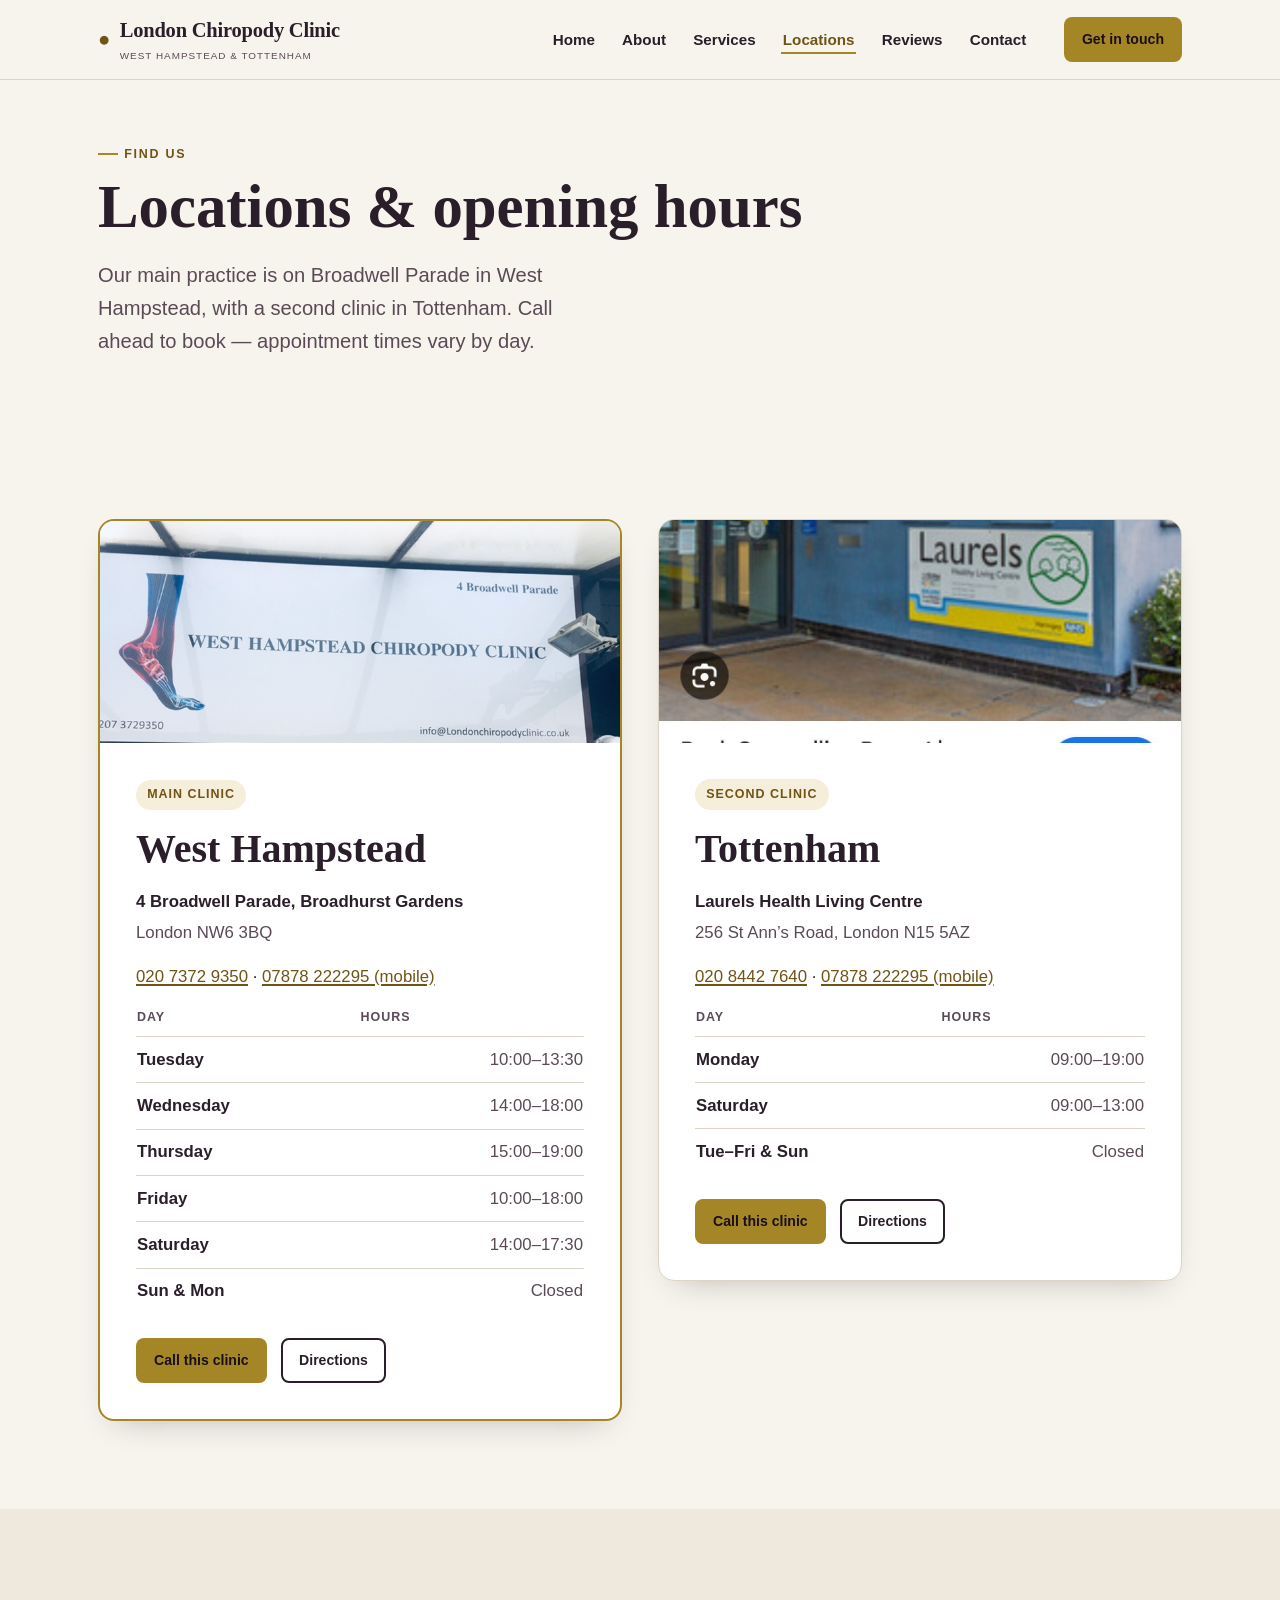
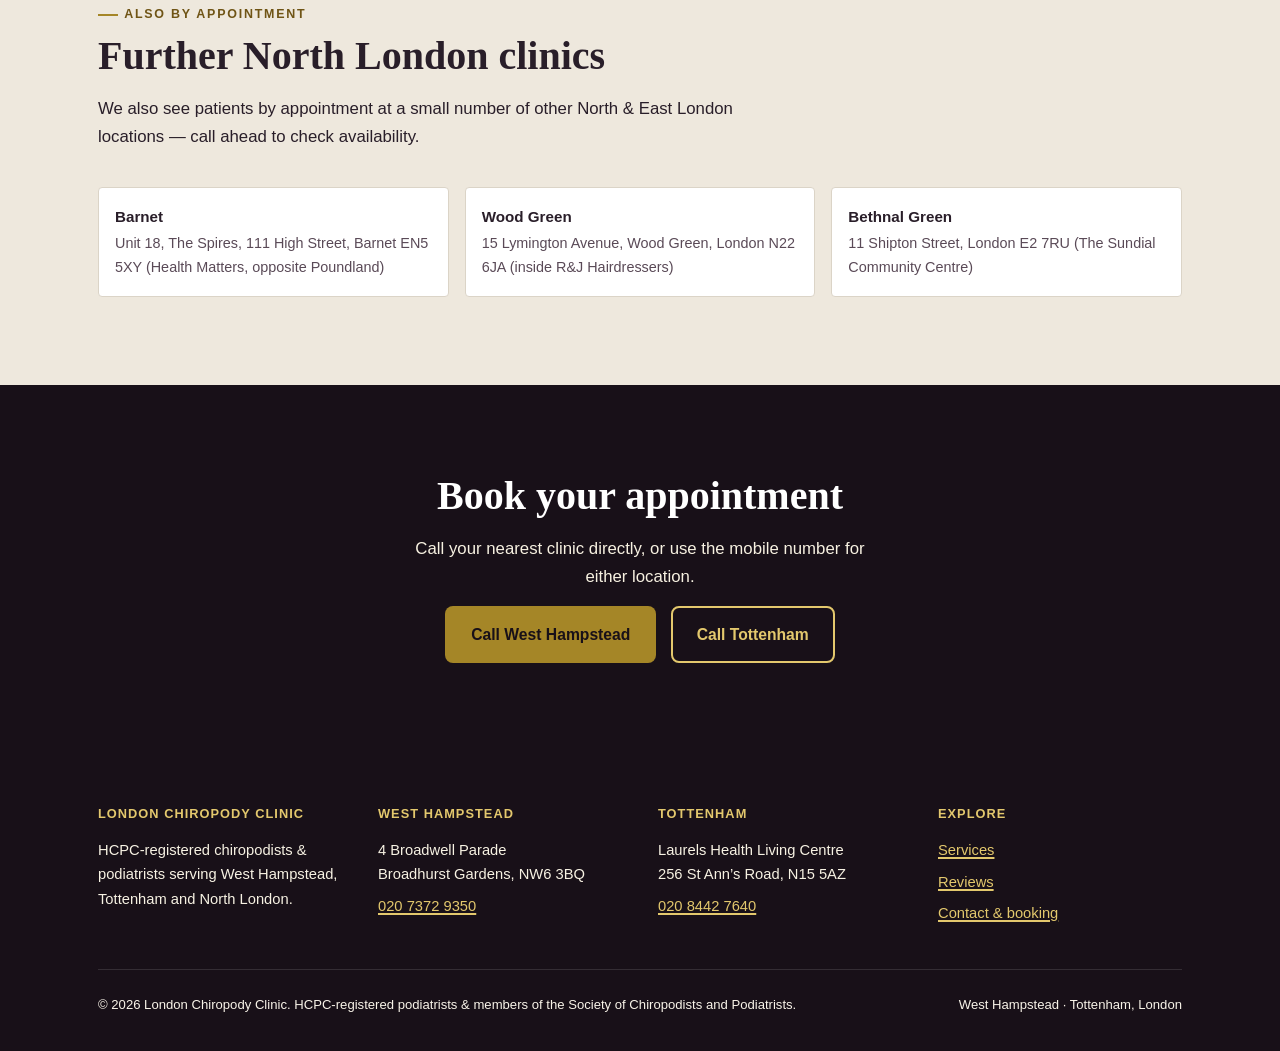
<file: locations.html>
<!doctype html>
<html lang="en-GB" class="no-js">
<head>
<meta charset="UTF-8">
<meta name="viewport" content="width=device-width, initial-scale=1">
<title>Locations &amp; Opening Hours | London Chiropody Clinic</title>
<meta name="description" content="London Chiropody Clinic — West Hampstead (4 Broadwell Parade) and Tottenham (Laurels Health Living Centre) opening hours, addresses and directions.">
<link rel="icon" href="assets/img/favicon.svg" type="image/svg+xml">
<link rel="stylesheet" href="assets/css/tokens.css">
<link rel="stylesheet" href="assets/css/main.css">
<style>
  .locations-grid { display: grid; gap: var(--space-4); grid-template-columns: 1fr; }
  @media (min-width: 900px) { .locations-grid { grid-template-columns: 1fr 1fr; align-items: start; } }
  .location-card__media { aspect-ratio: 21/9; overflow: hidden; }
  .location-card__media img { width: 100%; height: 100%; object-fit: cover; }
</style>
</head>
<body>
<a class="skip-link" href="#main">Skip to content</a>
<div class="scroll-progress"><div class="scroll-progress__fill"></div></div>

<header class="site-header">
  <div class="container site-header__bar">
    <a class="brand" href="index.html">
      <span class="brand__mark" aria-hidden="true">&#9679;</span>
      <span>London Chiropody Clinic<small>West Hampstead &amp; Tottenham</small></span>
    </a>
    <button class="nav__toggle" aria-expanded="false" aria-controls="primary-nav" aria-label="Toggle menu"><span></span></button>
    <nav class="nav__menu" id="primary-nav" data-open="false">
      <ul class="nav__links">
        <li><a href="index.html">Home</a></li>
        <li><a href="about.html">About</a></li>
        <li><a href="services.html">Services</a></li>
        <li><a href="locations.html" aria-current="page">Locations</a></li>
        <li><a href="reviews.html">Reviews</a></li>
        <li><a href="contact.html">Contact</a></li>
      </ul>
      <div class="nav__cta">
        <button class="btn btn--primary btn--sm" data-quick-contact-trigger type="button">Get in touch</button>
      </div>
    </nav>
  </div>
</header>

<main id="main">

  <section class="section--tight">
    <div class="container">
      <p class="eyebrow" data-reveal>Find us</p>
      <h1 data-reveal>Locations &amp; opening hours</h1>
      <p class="hero__lead" data-reveal data-reveal-delay="80ms">Our main practice is on Broadwell Parade in West Hampstead, with a second clinic in Tottenham. Call ahead to book — appointment times vary by day.</p>
    </div>
  </section>

  <section class="section">
    <div class="container locations-grid">

      <article class="location-card location-card--primary" data-reveal>
        <div class="location-card__media">
          <img src="assets/img/broadwell-parade-sign.jpg" width="810" height="330" loading="lazy" alt="West Hampstead Chiropody Clinic signage, 4 Broadwell Parade">
        </div>
        <div class="location-card__body">
          <span class="location-card__tag">Main clinic</span>
          <h2>West Hampstead</h2>
          <address>
            <strong>4 Broadwell Parade, Broadhurst Gardens</strong>
            London NW6 3BQ
          </address>
          <p><a href="tel:02073729350">020 7372 9350</a> &middot; <a href="tel:07878222295">07878 222295 (mobile)</a></p>
          <table class="hours-table">
            <caption class="visually-hidden">West Hampstead opening hours</caption>
            <thead><tr><th>Day</th><th>Hours</th></tr></thead>
            <tbody>
              <tr><td>Tuesday</td><td>10:00&ndash;13:30</td></tr>
              <tr><td>Wednesday</td><td>14:00&ndash;18:00</td></tr>
              <tr><td>Thursday</td><td>15:00&ndash;19:00</td></tr>
              <tr><td>Friday</td><td>10:00&ndash;18:00</td></tr>
              <tr><td>Saturday</td><td>14:00&ndash;17:30</td></tr>
              <tr><td>Sun &amp; Mon</td><td>Closed</td></tr>
            </tbody>
          </table>
          <div class="btn-row" style="margin-top: var(--space-3);">
            <a class="btn btn--primary btn--sm" href="tel:02073729350">Call this clinic</a>
            <a class="btn btn--outline btn--sm" href="https://www.google.com/maps/search/?api=1&query=West+Hampstead+Chiropody+Clinic+4+Broadwell+Parade+London" target="_blank" rel="noopener">Directions</a>
          </div>
        </div>
      </article>

      <article class="location-card" data-reveal data-reveal-delay="100ms">
        <div class="location-card__media">
          <img src="assets/img/tottenham-laurels-exterior.jpg" width="1170" height="658" loading="lazy" alt="The Laurels Health Living Centre building on St Ann's Road, Tottenham, home to our second clinic">
        </div>
        <div class="location-card__body">
          <span class="location-card__tag">Second clinic</span>
          <h2>Tottenham</h2>
          <address>
            <strong>Laurels Health Living Centre</strong>
            256 St Ann&rsquo;s Road, London N15 5AZ
          </address>
          <p><a href="tel:02084427640">020 8442 7640</a> &middot; <a href="tel:07878222295">07878 222295 (mobile)</a></p>
          <table class="hours-table">
            <caption class="visually-hidden">Tottenham opening hours</caption>
            <thead><tr><th>Day</th><th>Hours</th></tr></thead>
            <tbody>
              <tr><td>Monday</td><td>09:00&ndash;19:00</td></tr>
              <tr><td>Saturday</td><td>09:00&ndash;13:00</td></tr>
              <tr><td>Tue&ndash;Fri &amp; Sun</td><td>Closed</td></tr>
            </tbody>
          </table>
          <div class="btn-row" style="margin-top: var(--space-3);">
            <a class="btn btn--primary btn--sm" href="tel:02084427640">Call this clinic</a>
            <a class="btn btn--outline btn--sm" href="https://www.google.com/maps/search/?api=1&query=Laurels+Health+Living+Centre+256+St+Anns+Road+Tottenham+London" target="_blank" rel="noopener">Directions</a>
          </div>
        </div>
      </article>

    </div>
  </section>

  <section class="section section--dim">
    <div class="container">
      <div class="section-head" data-reveal>
        <p class="eyebrow">Also by appointment</p>
        <h2>Further North London clinics</h2>
        <p>We also see patients by appointment at a small number of other North &amp; East London locations — call ahead to check availability.</p>
      </div>
      <ul class="satellite-list" data-reveal>
        <li><strong>Barnet</strong>Unit 18, The Spires, 111 High Street, Barnet EN5 5XY (Health Matters, opposite Poundland)</li>
        <li><strong>Wood Green</strong>15 Lymington Avenue, Wood Green, London N22 6JA (inside R&amp;J Hairdressers)</li>
        <li><strong>Bethnal Green</strong>11 Shipton Street, London E2 7RU (The Sundial Community Centre)</li>
      </ul>
    </div>
  </section>

  <section class="section section--ink text-center">
    <div class="container" data-reveal>
      <h2>Book your appointment</h2>
      <p style="max-width: 52ch; margin-inline: auto;">Call your nearest clinic directly, or use the mobile number for either location.</p>
      <div class="btn-row" style="justify-content: center;">
        <a class="btn btn--primary" href="tel:02073729350">Call West Hampstead</a>
        <a class="btn btn--outline" style="border-color: var(--color-gold-light); color: var(--color-gold-light);" href="tel:02084427640">Call Tottenham</a>
      </div>
    </div>
  </section>

</main>

<footer class="site-footer">
  <div class="container">
    <div class="footer-grid">
      <div>
        <h4>London Chiropody Clinic</h4>
        <p>HCPC-registered chiropodists &amp; podiatrists serving West Hampstead, Tottenham and North London.</p>
      </div>
      <div>
        <h4>West Hampstead</h4>
        <p>4 Broadwell Parade<br>Broadhurst Gardens, NW6 3BQ</p>
        <p><a href="tel:02073729350">020 7372 9350</a></p>
      </div>
      <div>
        <h4>Tottenham</h4>
        <p>Laurels Health Living Centre<br>256 St Ann&rsquo;s Road, N15 5AZ</p>
        <p><a href="tel:02084427640">020 8442 7640</a></p>
      </div>
      <div>
        <h4>Explore</h4>
        <p><a href="services.html">Services</a></p>
        <p><a href="reviews.html">Reviews</a></p>
        <p><a href="contact.html">Contact &amp; booking</a></p>
      </div>
    </div>
    <div class="footer-bottom">
      <span>&copy; 2026 London Chiropody Clinic. HCPC-registered podiatrists &amp; members of the Society of Chiropodists and Podiatrists.</span>
      <span>West Hampstead &middot; Tottenham, London</span>
    </div>
  </div>
</footer>

<dialog id="quick-contact">
  <div class="quick-contact__body">
    <button class="quick-contact__close" aria-label="Close">&times;</button>
    <h3>Get in touch</h3>
    <p>Call your nearest clinic, or drop us an email.</p>
    <div class="quick-contact__list">
      <a href="tel:02073729350">&#9742;&#65039; West Hampstead &mdash; 020 7372 9350</a>
      <a href="tel:02084427640">&#9742;&#65039; Tottenham &mdash; 020 8442 7640</a>
      <a href="tel:07878222295">&#128241; Mobile &mdash; 07878 222295</a>
      <a href="mailto:info@londonchiropodyclinic.co.uk">&#9993;&#65039; info@londonchiropodyclinic.co.uk</a>
    </div>
  </div>
</dialog>

<script src="assets/js/main.js"></script>
</body>
</html>
</file>
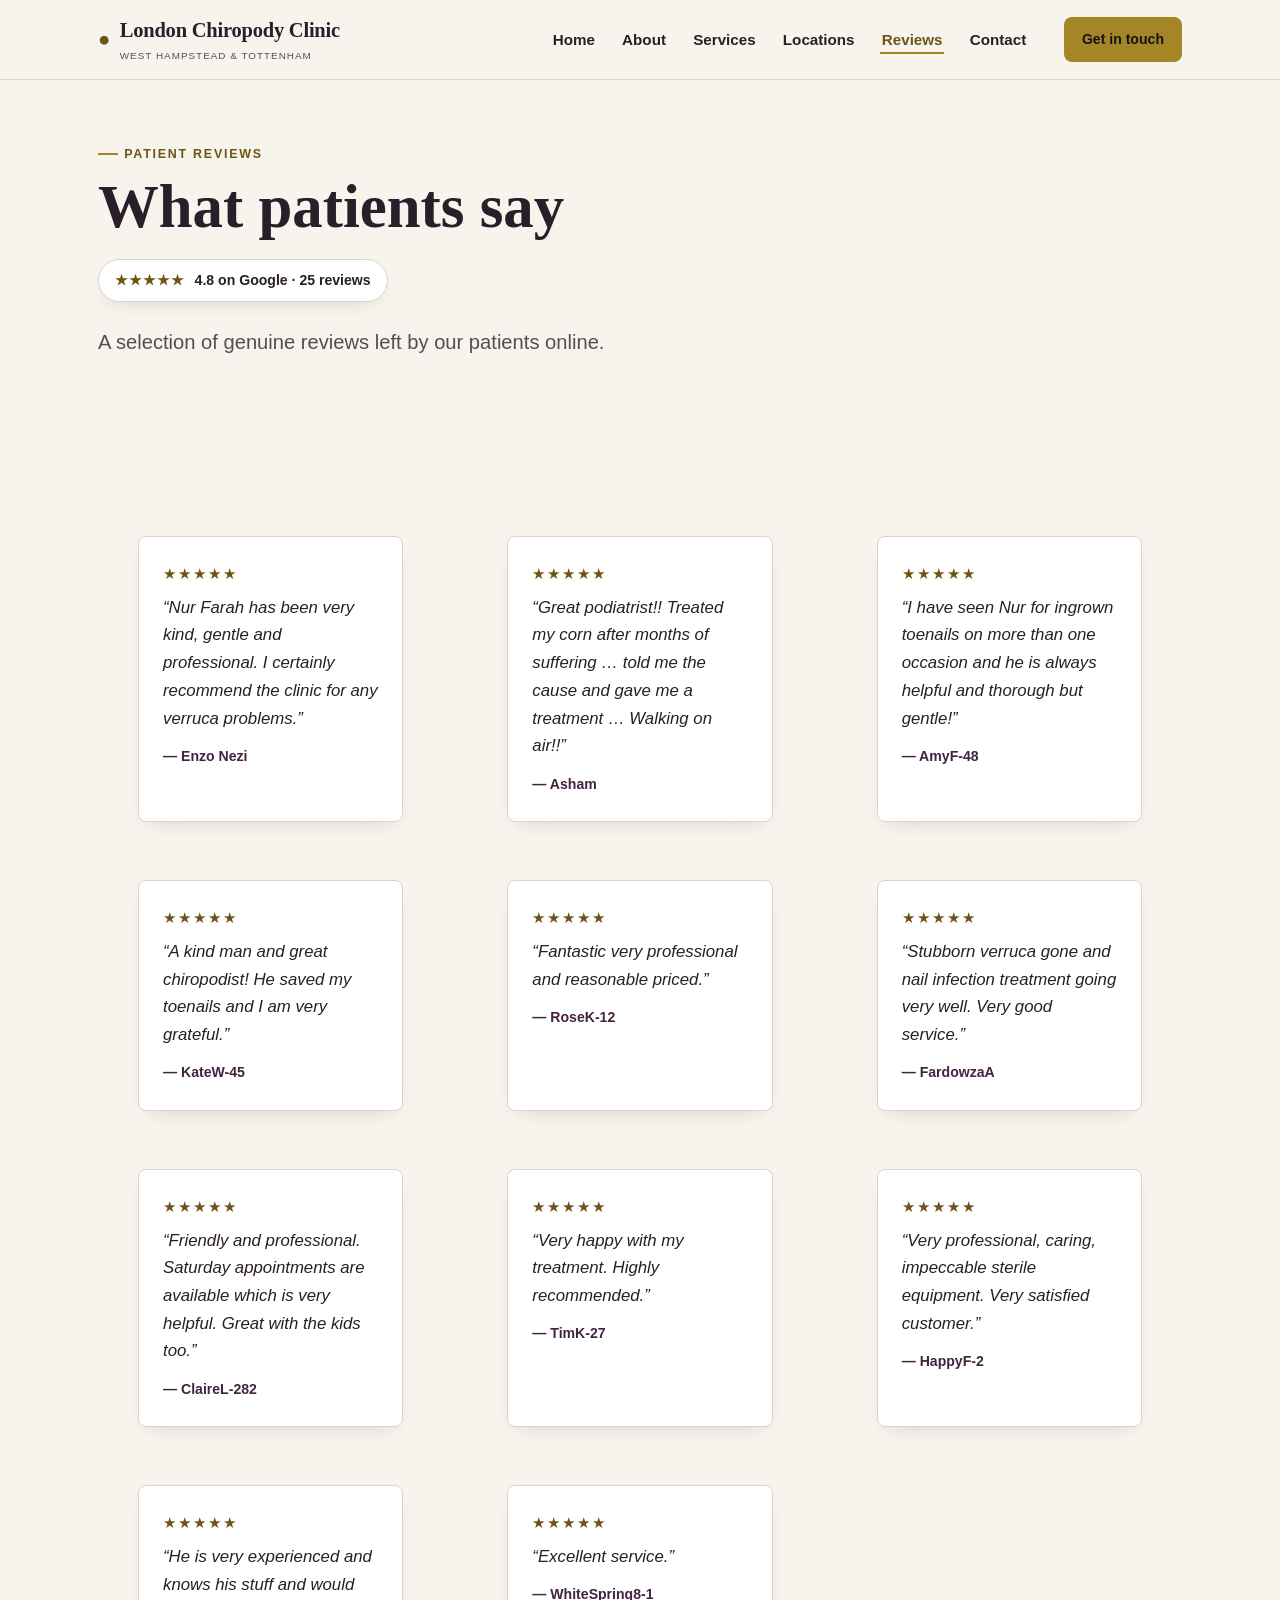
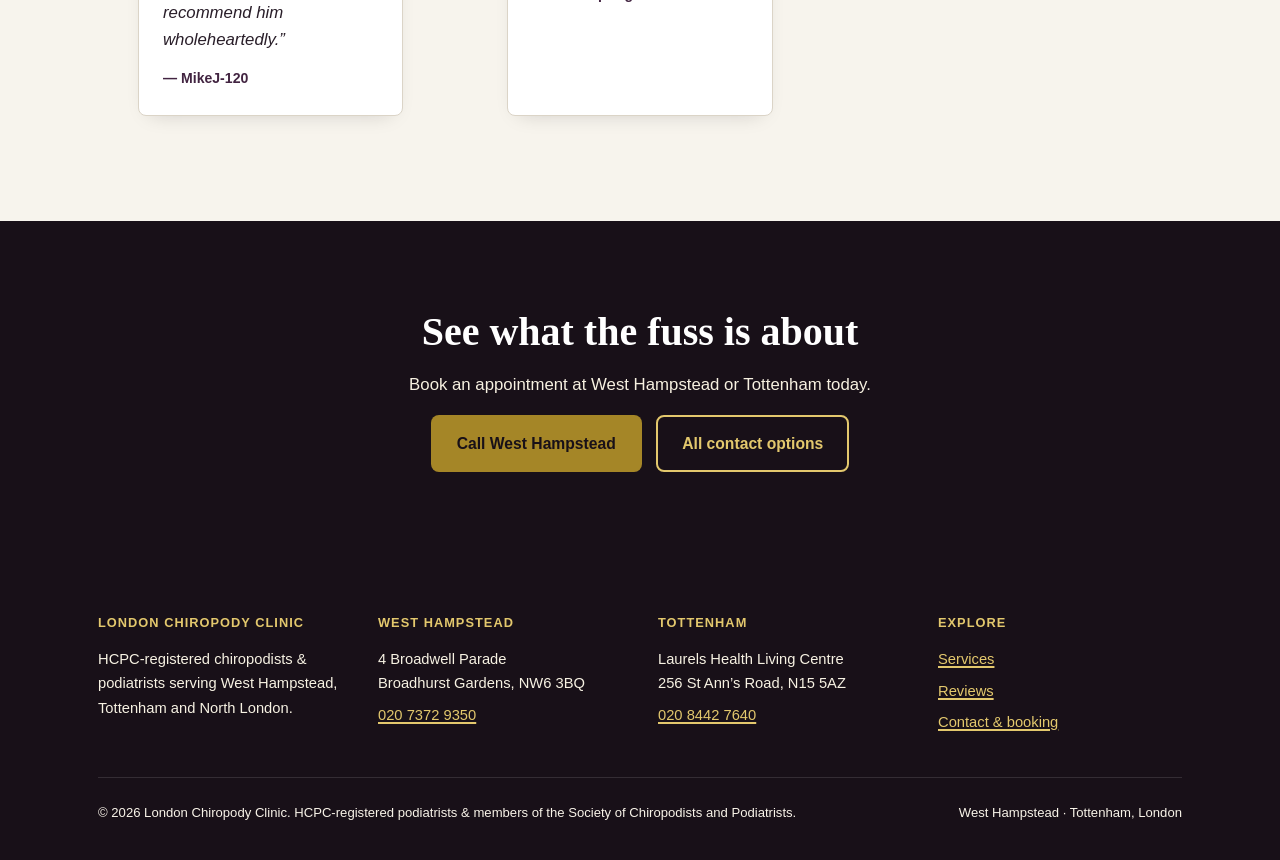
<file: reviews.html>
<!doctype html>
<html lang="en-GB" class="no-js">
<head>
<meta charset="UTF-8">
<meta name="viewport" content="width=device-width, initial-scale=1">
<title>Reviews | London Chiropody Clinic</title>
<meta name="description" content="Genuine five-star reviews from London Chiropody Clinic patients in West Hampstead and Tottenham.">
<link rel="icon" href="assets/img/favicon.svg" type="image/svg+xml">
<link rel="stylesheet" href="assets/css/tokens.css">
<link rel="stylesheet" href="assets/css/main.css">
</head>
<body>
<a class="skip-link" href="#main">Skip to content</a>
<div class="scroll-progress"><div class="scroll-progress__fill"></div></div>

<header class="site-header">
  <div class="container site-header__bar">
    <a class="brand" href="index.html">
      <span class="brand__mark" aria-hidden="true">&#9679;</span>
      <span>London Chiropody Clinic<small>West Hampstead &amp; Tottenham</small></span>
    </a>
    <button class="nav__toggle" aria-expanded="false" aria-controls="primary-nav" aria-label="Toggle menu"><span></span></button>
    <nav class="nav__menu" id="primary-nav" data-open="false">
      <ul class="nav__links">
        <li><a href="index.html">Home</a></li>
        <li><a href="about.html">About</a></li>
        <li><a href="services.html">Services</a></li>
        <li><a href="locations.html">Locations</a></li>
        <li><a href="reviews.html" aria-current="page">Reviews</a></li>
        <li><a href="contact.html">Contact</a></li>
      </ul>
      <div class="nav__cta">
        <button class="btn btn--primary btn--sm" data-quick-contact-trigger type="button">Get in touch</button>
      </div>
    </nav>
  </div>
</header>

<main id="main">

  <section class="section--tight">
    <div class="container">
      <p class="eyebrow" data-reveal>Patient reviews</p>
      <h1 data-reveal>What patients say</h1>
      <div class="hero__badge" data-reveal data-reveal-delay="80ms"><span class="stars">&#9733;&#9733;&#9733;&#9733;&#9733;</span> 4.8 on Google &middot; 25 reviews</div>
      <p class="hero__lead" data-reveal data-reveal-delay="120ms">A selection of genuine reviews left by our patients online.</p>
    </div>
  </section>

  <section class="section">
    <div class="container">
      <div class="review-grid">

        <blockquote class="review" data-reveal>
          <div class="review__stars">&#9733;&#9733;&#9733;&#9733;&#9733;</div>
          <p>&ldquo;Nur Farah has been very kind, gentle and professional. I certainly recommend the clinic for any verruca problems.&rdquo;</p>
          <cite>&mdash; Enzo Nezi</cite>
        </blockquote>

        <blockquote class="review" data-reveal data-reveal-delay="60ms">
          <div class="review__stars">&#9733;&#9733;&#9733;&#9733;&#9733;</div>
          <p>&ldquo;Great podiatrist!! Treated my corn after months of suffering &hellip; told me the cause and gave me a treatment &hellip; Walking on air!!&rdquo;</p>
          <cite>&mdash; Asham</cite>
        </blockquote>

        <blockquote class="review" data-reveal data-reveal-delay="120ms">
          <div class="review__stars">&#9733;&#9733;&#9733;&#9733;&#9733;</div>
          <p>&ldquo;I have seen Nur for ingrown toenails on more than one occasion and he is always helpful and thorough but gentle!&rdquo;</p>
          <cite>&mdash; AmyF-48</cite>
        </blockquote>

        <blockquote class="review" data-reveal>
          <div class="review__stars">&#9733;&#9733;&#9733;&#9733;&#9733;</div>
          <p>&ldquo;A kind man and great chiropodist! He saved my toenails and I am very grateful.&rdquo;</p>
          <cite>&mdash; KateW-45</cite>
        </blockquote>

        <blockquote class="review" data-reveal data-reveal-delay="60ms">
          <div class="review__stars">&#9733;&#9733;&#9733;&#9733;&#9733;</div>
          <p>&ldquo;Fantastic very professional and reasonable priced.&rdquo;</p>
          <cite>&mdash; RoseK-12</cite>
        </blockquote>

        <blockquote class="review" data-reveal data-reveal-delay="120ms">
          <div class="review__stars">&#9733;&#9733;&#9733;&#9733;&#9733;</div>
          <p>&ldquo;Stubborn verruca gone and nail infection treatment going very well. Very good service.&rdquo;</p>
          <cite>&mdash; FardowzaA</cite>
        </blockquote>

        <blockquote class="review" data-reveal>
          <div class="review__stars">&#9733;&#9733;&#9733;&#9733;&#9733;</div>
          <p>&ldquo;Friendly and professional. Saturday appointments are available which is very helpful. Great with the kids too.&rdquo;</p>
          <cite>&mdash; ClaireL-282</cite>
        </blockquote>

        <blockquote class="review" data-reveal data-reveal-delay="60ms">
          <div class="review__stars">&#9733;&#9733;&#9733;&#9733;&#9733;</div>
          <p>&ldquo;Very happy with my treatment. Highly recommended.&rdquo;</p>
          <cite>&mdash; TimK-27</cite>
        </blockquote>

        <blockquote class="review" data-reveal data-reveal-delay="120ms">
          <div class="review__stars">&#9733;&#9733;&#9733;&#9733;&#9733;</div>
          <p>&ldquo;Very professional, caring, impeccable sterile equipment. Very satisfied customer.&rdquo;</p>
          <cite>&mdash; HappyF-2</cite>
        </blockquote>

        <blockquote class="review" data-reveal>
          <div class="review__stars">&#9733;&#9733;&#9733;&#9733;&#9733;</div>
          <p>&ldquo;He is very experienced and knows his stuff and would recommend him wholeheartedly.&rdquo;</p>
          <cite>&mdash; MikeJ-120</cite>
        </blockquote>

        <blockquote class="review" data-reveal data-reveal-delay="60ms">
          <div class="review__stars">&#9733;&#9733;&#9733;&#9733;&#9733;</div>
          <p>&ldquo;Excellent service.&rdquo;</p>
          <cite>&mdash; WhiteSpring8-1</cite>
        </blockquote>

      </div>
    </div>
  </section>

  <section class="section section--ink text-center">
    <div class="container" data-reveal>
      <h2>See what the fuss is about</h2>
      <p style="max-width: 52ch; margin-inline: auto;">Book an appointment at West Hampstead or Tottenham today.</p>
      <div class="btn-row" style="justify-content: center;">
        <a class="btn btn--primary" href="tel:02073729350">Call West Hampstead</a>
        <a class="btn btn--outline" style="border-color: var(--color-gold-light); color: var(--color-gold-light);" href="contact.html">All contact options</a>
      </div>
    </div>
  </section>

</main>

<footer class="site-footer">
  <div class="container">
    <div class="footer-grid">
      <div>
        <h4>London Chiropody Clinic</h4>
        <p>HCPC-registered chiropodists &amp; podiatrists serving West Hampstead, Tottenham and North London.</p>
      </div>
      <div>
        <h4>West Hampstead</h4>
        <p>4 Broadwell Parade<br>Broadhurst Gardens, NW6 3BQ</p>
        <p><a href="tel:02073729350">020 7372 9350</a></p>
      </div>
      <div>
        <h4>Tottenham</h4>
        <p>Laurels Health Living Centre<br>256 St Ann&rsquo;s Road, N15 5AZ</p>
        <p><a href="tel:02084427640">020 8442 7640</a></p>
      </div>
      <div>
        <h4>Explore</h4>
        <p><a href="services.html">Services</a></p>
        <p><a href="reviews.html">Reviews</a></p>
        <p><a href="contact.html">Contact &amp; booking</a></p>
      </div>
    </div>
    <div class="footer-bottom">
      <span>&copy; 2026 London Chiropody Clinic. HCPC-registered podiatrists &amp; members of the Society of Chiropodists and Podiatrists.</span>
      <span>West Hampstead &middot; Tottenham, London</span>
    </div>
  </div>
</footer>

<dialog id="quick-contact">
  <div class="quick-contact__body">
    <button class="quick-contact__close" aria-label="Close">&times;</button>
    <h3>Get in touch</h3>
    <p>Call your nearest clinic, or drop us an email.</p>
    <div class="quick-contact__list">
      <a href="tel:02073729350">&#9742;&#65039; West Hampstead &mdash; 020 7372 9350</a>
      <a href="tel:02084427640">&#9742;&#65039; Tottenham &mdash; 020 8442 7640</a>
      <a href="tel:07878222295">&#128241; Mobile &mdash; 07878 222295</a>
      <a href="mailto:info@londonchiropodyclinic.co.uk">&#9993;&#65039; info@londonchiropodyclinic.co.uk</a>
    </div>
  </div>
</dialog>

<script src="assets/js/main.js"></script>
</body>
</html>
</file>
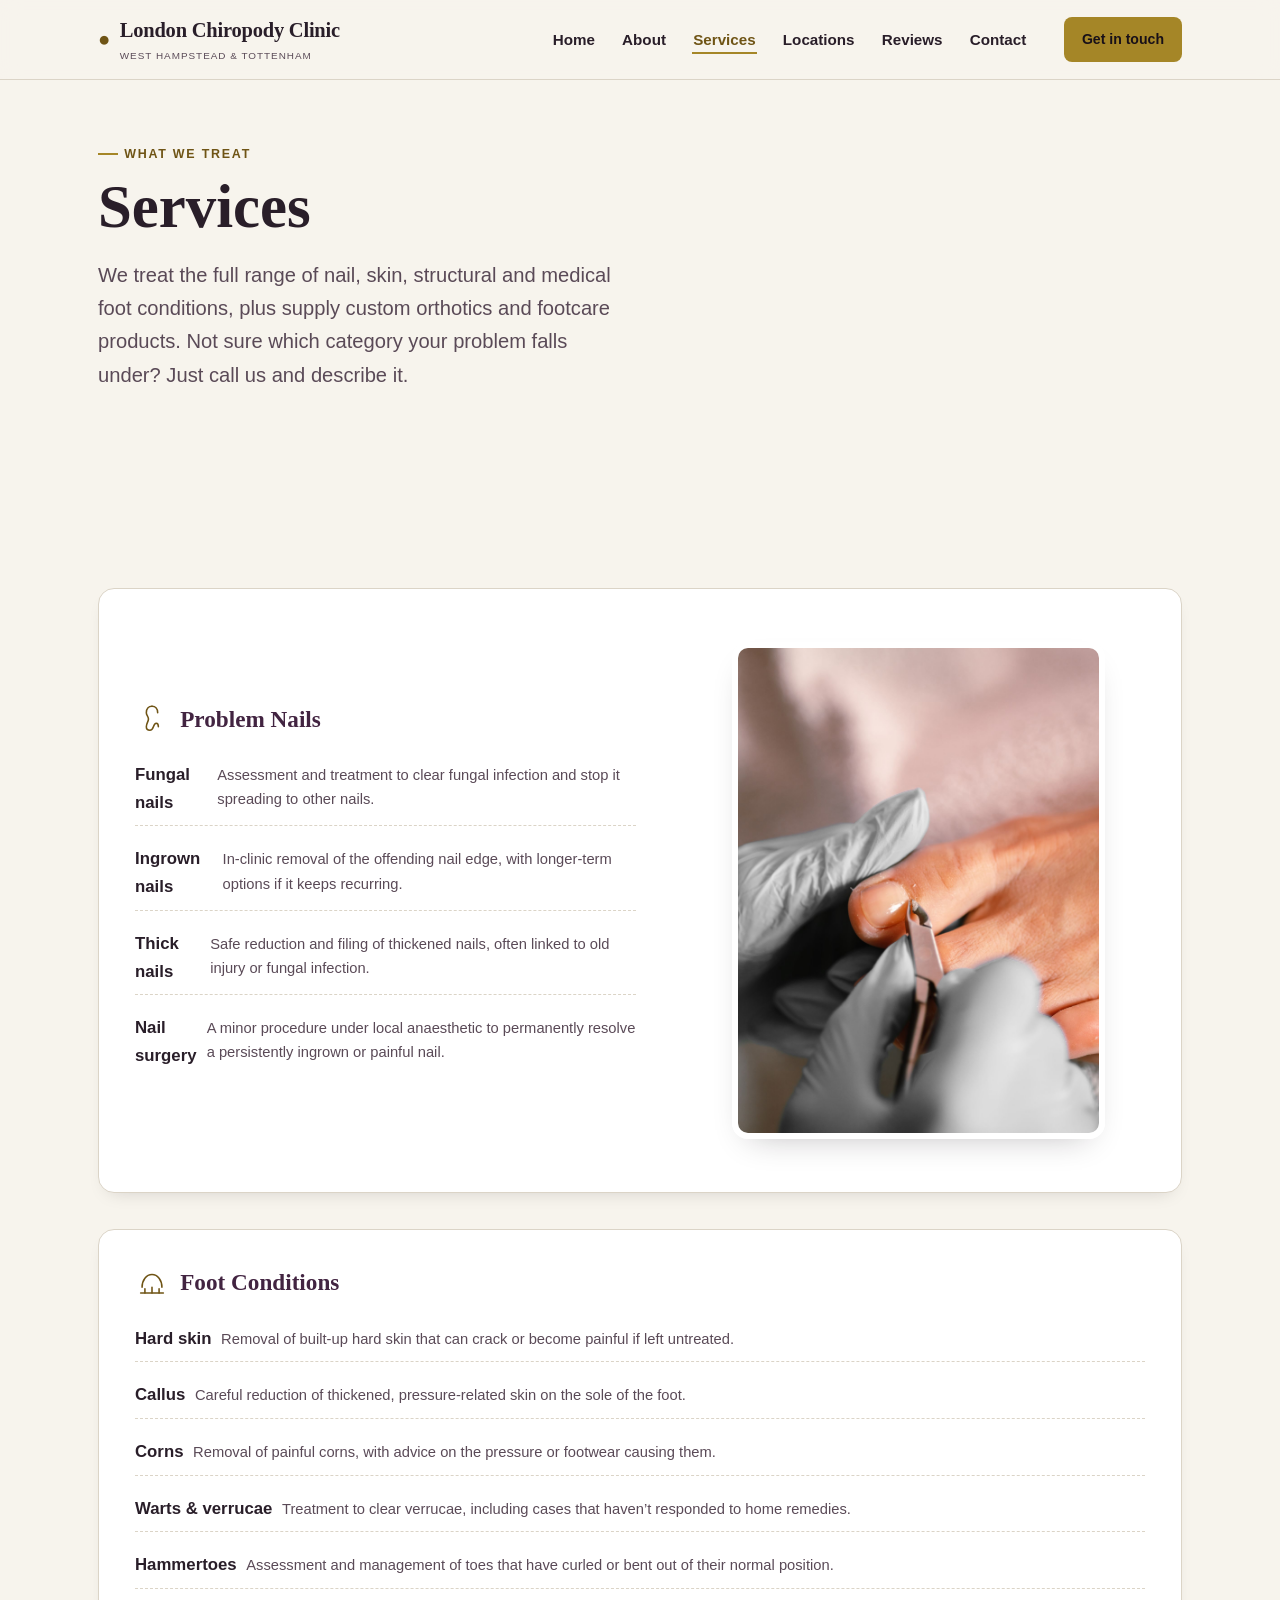
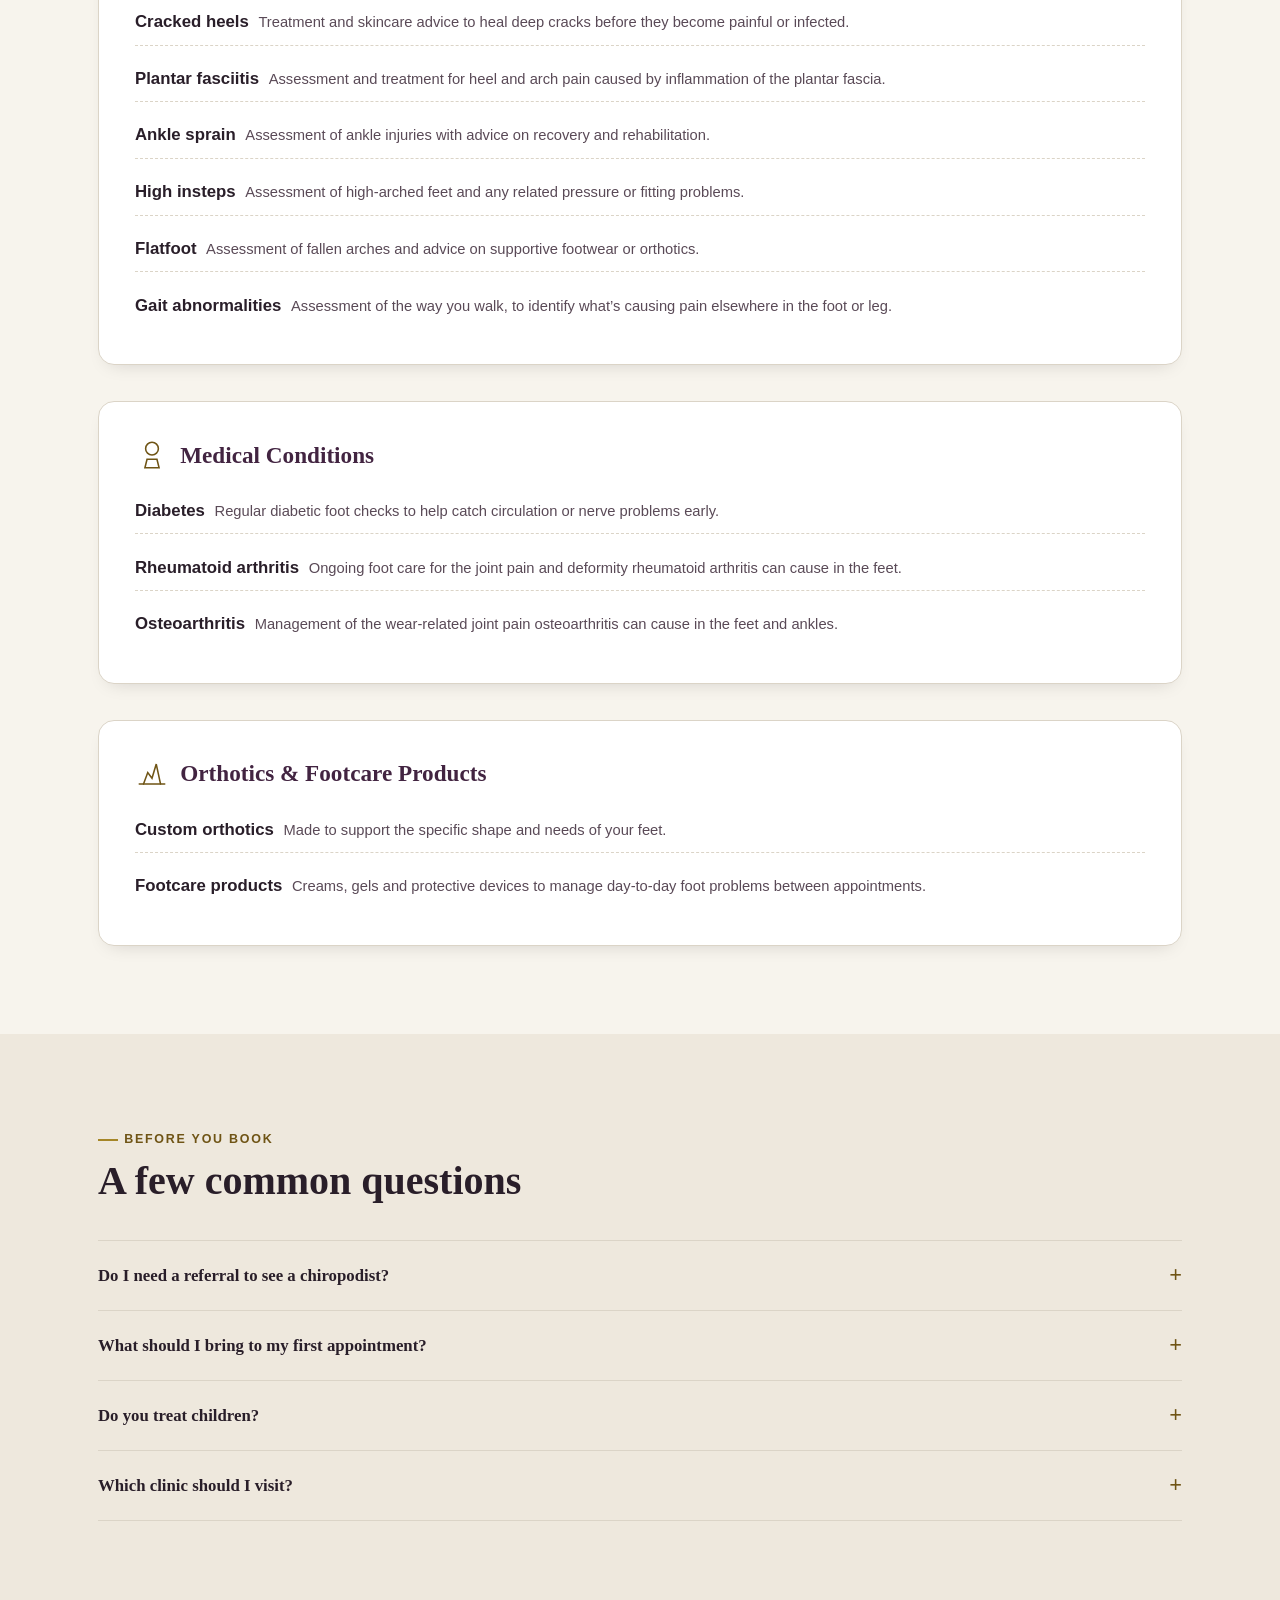
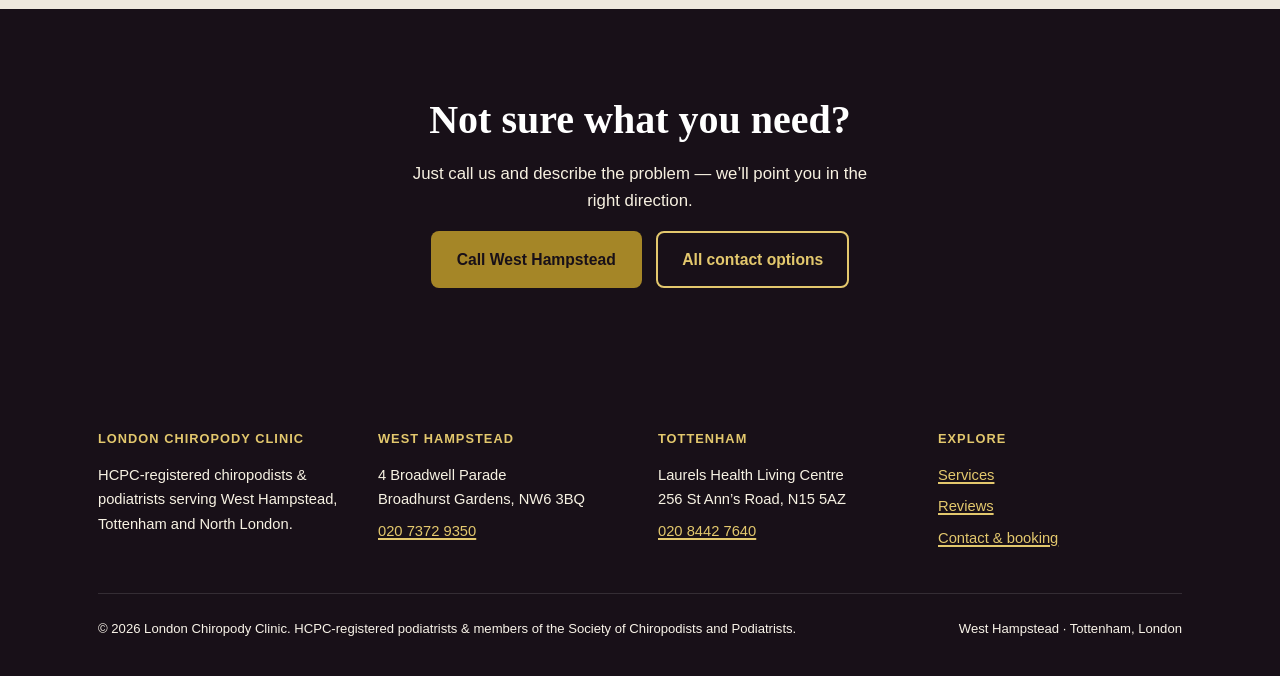
<file: services.html>
<!doctype html>
<html lang="en-GB" class="no-js">
<head>
<meta charset="UTF-8">
<meta name="viewport" content="width=device-width, initial-scale=1">
<title>Services | London Chiropody Clinic</title>
<meta name="description" content="Nail, skin, structural and medical foot treatments at London Chiropody Clinic — West Hampstead and Tottenham. Fungal nails, ingrown nails, verrucae, plantar fasciitis, diabetic foot care and more.">
<link rel="icon" href="assets/img/favicon.svg" type="image/svg+xml">
<link rel="stylesheet" href="assets/css/tokens.css">
<link rel="stylesheet" href="assets/css/main.css">
<style>
  .category-stack { display: grid; gap: var(--space-4); margin-top: var(--space-4); }
</style>
</head>
<body>
<a class="skip-link" href="#main">Skip to content</a>
<div class="scroll-progress"><div class="scroll-progress__fill"></div></div>

<header class="site-header">
  <div class="container site-header__bar">
    <a class="brand" href="index.html">
      <span class="brand__mark" aria-hidden="true">&#9679;</span>
      <span>London Chiropody Clinic<small>West Hampstead &amp; Tottenham</small></span>
    </a>
    <button class="nav__toggle" aria-expanded="false" aria-controls="primary-nav" aria-label="Toggle menu"><span></span></button>
    <nav class="nav__menu" id="primary-nav" data-open="false">
      <ul class="nav__links">
        <li><a href="index.html">Home</a></li>
        <li><a href="about.html">About</a></li>
        <li><a href="services.html" aria-current="page">Services</a></li>
        <li><a href="locations.html">Locations</a></li>
        <li><a href="reviews.html">Reviews</a></li>
        <li><a href="contact.html">Contact</a></li>
      </ul>
      <div class="nav__cta">
        <button class="btn btn--primary btn--sm" data-quick-contact-trigger type="button">Get in touch</button>
      </div>
    </nav>
  </div>
</header>

<main id="main">

  <section class="section--tight">
    <div class="container">
      <p class="eyebrow" data-reveal>What we treat</p>
      <h1 data-reveal>Services</h1>
      <p class="hero__lead" data-reveal data-reveal-delay="80ms">We treat the full range of nail, skin, structural and medical foot conditions, plus supply custom orthotics and footcare products. Not sure which category your problem falls under? Just call us and describe it.</p>
    </div>
  </section>

  <section class="section">
    <div class="container category-stack">

      <div class="service-category service-category--photo grid-2" id="nails" data-reveal>
        <div>
          <h3><svg class="service-category__icon" viewBox="0 0 48 48" fill="none" stroke="currentColor" stroke-width="2.2" stroke-linecap="round"><path d="M24 6c-5 0-8 4-8 9 0 4 3 5 3 9s-3 6-3 11c0 3 2 5 5 5s4-2 5-5 2-5 4-5 3 2 3 5"/><path d="M24 6c5 0 8 4 8 9"/></svg> Problem Nails</h3>
          <ul class="service-list">
            <li><strong>Fungal nails</strong><span>Assessment and treatment to clear fungal infection and stop it spreading to other nails.</span></li>
            <li><strong>Ingrown nails</strong><span>In-clinic removal of the offending nail edge, with longer-term options if it keeps recurring.</span></li>
            <li><strong>Thick nails</strong><span>Safe reduction and filing of thickened nails, often linked to old injury or fungal infection.</span></li>
            <li><strong>Nail surgery</strong><span>A minor procedure under local anaesthetic to permanently resolve a persistently ingrown or painful nail.</span></li>
          </ul>
        </div>
        <figure class="photo-frame lift ar-portrait" data-reveal data-reveal-delay="100ms">
          <span class="lift__thumb"><img src="assets/img/nail-treatment-closeup.jpg" width="1600" height="2400" loading="lazy" alt="Close-up of gloved hands trimming a toenail during a chiropody treatment — illustrative photo"></span>
        </figure>
      </div>

      <div class="service-category" id="foot-conditions" data-reveal>
        <h3><svg class="service-category__icon" viewBox="0 0 48 48" fill="none" stroke="currentColor" stroke-width="2.2" stroke-linecap="round"><path d="M10 30c0-10 6-18 14-18s14 8 14 18"/><path d="M8 38h32"/><path d="M14 38v-6M24 38v-8M34 38v-6"/></svg> Foot Conditions</h3>
        <ul class="service-list">
          <li><strong>Hard skin</strong><span>Removal of built-up hard skin that can crack or become painful if left untreated.</span></li>
          <li><strong>Callus</strong><span>Careful reduction of thickened, pressure-related skin on the sole of the foot.</span></li>
          <li><strong>Corns</strong><span>Removal of painful corns, with advice on the pressure or footwear causing them.</span></li>
          <li><strong>Warts &amp; verrucae</strong><span>Treatment to clear verrucae, including cases that haven&rsquo;t responded to home remedies.</span></li>
          <li><strong>Hammertoes</strong><span>Assessment and management of toes that have curled or bent out of their normal position.</span></li>
          <li><strong>Cracked heels</strong><span>Treatment and skincare advice to heal deep cracks before they become painful or infected.</span></li>
          <li><strong>Plantar fasciitis</strong><span>Assessment and treatment for heel and arch pain caused by inflammation of the plantar fascia.</span></li>
          <li><strong>Ankle sprain</strong><span>Assessment of ankle injuries with advice on recovery and rehabilitation.</span></li>
          <li><strong>High insteps</strong><span>Assessment of high-arched feet and any related pressure or fitting problems.</span></li>
          <li><strong>Flatfoot</strong><span>Assessment of fallen arches and advice on supportive footwear or orthotics.</span></li>
          <li><strong>Gait abnormalities</strong><span>Assessment of the way you walk, to identify what&rsquo;s causing pain elsewhere in the foot or leg.</span></li>
        </ul>
      </div>

      <div class="service-category" id="medical" data-reveal>
        <h3><svg class="service-category__icon" viewBox="0 0 48 48" fill="none" stroke="currentColor" stroke-width="2.2" stroke-linecap="round"><path d="M24 6a9 9 0 100 18 9 9 0 000-18z"/><path d="M17 30h14l3 12H14z"/></svg> Medical Conditions</h3>
        <ul class="service-list">
          <li><strong>Diabetes</strong><span>Regular diabetic foot checks to help catch circulation or nerve problems early.</span></li>
          <li><strong>Rheumatoid arthritis</strong><span>Ongoing foot care for the joint pain and deformity rheumatoid arthritis can cause in the feet.</span></li>
          <li><strong>Osteoarthritis</strong><span>Management of the wear-related joint pain osteoarthritis can cause in the feet and ankles.</span></li>
        </ul>
      </div>

      <div class="service-category" data-reveal>
        <h3><svg class="service-category__icon" viewBox="0 0 48 48" fill="none" stroke="currentColor" stroke-width="2.2" stroke-linecap="round"><path d="M12 38l6-16 6 8 6-20 6 28"/><path d="M6 38h36"/></svg> Orthotics &amp; Footcare Products</h3>
        <ul class="service-list">
          <li><strong>Custom orthotics</strong><span>Made to support the specific shape and needs of your feet.</span></li>
          <li><strong>Footcare products</strong><span>Creams, gels and protective devices to manage day-to-day foot problems between appointments.</span></li>
        </ul>
      </div>

    </div>
  </section>

  <section class="section section--dim">
    <div class="container">
      <div class="section-head" data-reveal>
        <p class="eyebrow">Before you book</p>
        <h2>A few common questions</h2>
      </div>
      <div class="faq" data-reveal>
        <details>
          <summary>Do I need a referral to see a chiropodist?</summary>
          <p>Most patients book directly with us and don&rsquo;t need a referral for a routine appointment. If you have a specific medical concern, it&rsquo;s worth mentioning it when you call so we can advise.</p>
        </details>
        <details>
          <summary>What should I bring to my first appointment?</summary>
          <p>Any footwear you wear regularly, a list of current medications, and details of any relevant medical conditions such as diabetes or arthritis.</p>
        </details>
        <details>
          <summary>Do you treat children?</summary>
          <p>Yes — we see patients of all ages, from children through to older adults.</p>
        </details>
        <details>
          <summary>Which clinic should I visit?</summary>
          <p>Either — call whichever is more convenient. Both West Hampstead and Tottenham are run to the same standard of care.</p>
        </details>
      </div>
    </div>
  </section>

  <section class="section section--ink text-center">
    <div class="container" data-reveal>
      <h2>Not sure what you need?</h2>
      <p style="max-width: 52ch; margin-inline: auto;">Just call us and describe the problem — we&rsquo;ll point you in the right direction.</p>
      <div class="btn-row" style="justify-content: center;">
        <a class="btn btn--primary" href="tel:02073729350">Call West Hampstead</a>
        <a class="btn btn--outline" style="border-color: var(--color-gold-light); color: var(--color-gold-light);" href="contact.html">All contact options</a>
      </div>
    </div>
  </section>

</main>

<footer class="site-footer">
  <div class="container">
    <div class="footer-grid">
      <div>
        <h4>London Chiropody Clinic</h4>
        <p>HCPC-registered chiropodists &amp; podiatrists serving West Hampstead, Tottenham and North London.</p>
      </div>
      <div>
        <h4>West Hampstead</h4>
        <p>4 Broadwell Parade<br>Broadhurst Gardens, NW6 3BQ</p>
        <p><a href="tel:02073729350">020 7372 9350</a></p>
      </div>
      <div>
        <h4>Tottenham</h4>
        <p>Laurels Health Living Centre<br>256 St Ann&rsquo;s Road, N15 5AZ</p>
        <p><a href="tel:02084427640">020 8442 7640</a></p>
      </div>
      <div>
        <h4>Explore</h4>
        <p><a href="services.html">Services</a></p>
        <p><a href="reviews.html">Reviews</a></p>
        <p><a href="contact.html">Contact &amp; booking</a></p>
      </div>
    </div>
    <div class="footer-bottom">
      <span>&copy; 2026 London Chiropody Clinic. HCPC-registered podiatrists &amp; members of the Society of Chiropodists and Podiatrists.</span>
      <span>West Hampstead &middot; Tottenham, London</span>
    </div>
  </div>
</footer>

<dialog id="quick-contact">
  <div class="quick-contact__body">
    <button class="quick-contact__close" aria-label="Close">&times;</button>
    <h3>Get in touch</h3>
    <p>Call your nearest clinic, or drop us an email.</p>
    <div class="quick-contact__list">
      <a href="tel:02073729350">&#9742;&#65039; West Hampstead &mdash; 020 7372 9350</a>
      <a href="tel:02084427640">&#9742;&#65039; Tottenham &mdash; 020 8442 7640</a>
      <a href="tel:07878222295">&#128241; Mobile &mdash; 07878 222295</a>
      <a href="mailto:info@londonchiropodyclinic.co.uk">&#9993;&#65039; info@londonchiropodyclinic.co.uk</a>
    </div>
  </div>
</dialog>

<script src="assets/js/main.js"></script>
</body>
</html>
</file>
<file: assets/css/tokens.css>
/* ==========================================================================
   Design tokens — London Chiropody Clinic, West Hampstead NW6 (+ Tottenham)
   Palette: "ledger & ochre" — a mustard/ochre gold (the brass-plaque,
   long-established-practice feel echoed by the real "EST." medallion on
   the West Hampstead shopfront) paired with a near-black aubergine ink
   (precision, hygiene, quiet competence) on a warm parchment-ledger paper.

   Distinct from every other project in this consultancy's portfolio (hues
   computed from hex, not eyeballed):
   - No navy/indigo/cobalt/azure blue cluster (cobblers-and-keys ~214°,
     nw3-chiropractic ~237°, igophysio ~214°, flc-french-language-centre
     ~203°, wilhelminas-bakery secondary ~222°, mad-lillies near-black
     ~255-260°).
   - No teal/juniper/steel blue-green cluster (je-sports-therapy ~182°,
     royal-fabrics ~179°, north-london-vet-clinic ~189°, beehive-brookland
     secondary ~198°, osprey-clinic ~162°).
   - No sage/bottle-green cluster (nw3-chiropractic secondary ~132°,
     lamats-vintage ~153°, rowberry-restoration ~158°, je-sports-therapy
     secondary ~152°, casa-dei-bambini-montessori ~96°).
   - No citron/olive (igophysio secondary ~76°).
   - No amethyst/violet (dental-perfection ~276°) or magenta/rose/wine
     cluster (stitches-tailoring ~306°, royal-fabrics primary ~346°,
     mad-lillies secondary ~350°, reichs-caterers ~338°, quigley-butchers
     red ~0°).
   - This build's primary — mustard/ochre gold at hue ~45° — sits in a
     genuinely open gap: every other project's gold/brass/rust/terracotta
     note (beehive-brookland ~39°, lamats-vintage secondary ~41°, reichs-
     caterers/stitches-tailoring secondary ~39-40°, i-love-pilates ~15°,
     wilhelminas-bakery ~15-18°, osprey-clinic secondary ~17-20°, cobblers-
     and-keys secondary ~24°, north-london-vet secondary ~28°, beauty-
     aesthetics gold ~31°, dental-perfection secondary ~34-36°) sits at
     least 4-15° warmer/redder than this one, and none of them use gold as
     the SOLE dominant brand hue the way this build does — here it carries
     the whole identity against a near-neutral ink, closer in spirit to
     michael-kendrick-architects' restrained "neutral + one hue" approach
     than to any of the two-strong-hue builds.
   - The ink is a near-black with a faint plum/aubergine undertone (hue
     ~300°, but at 14-20% lightness it reads as charcoal-black, not as a
     visible purple) — distinct from mad-lillies' blue-leaning near-black
     (~255-260°) and from every other project's warm-brown or cool-blue
     near-black ink.
   - Slab-serif display face (system "Rockwell"/"Roboto Slab" stack) is
     this build's unique typographic identity — sturdy and structural,
     fitting a foot/postural-health practice — distinct from the Georgia/
     Palatino antique-shop serif cluster (beehive-brookland, cobblers-and-
     keys, dental-perfection, quigley-butchers, rowberry-restoration,
     royal-fabrics, wilhelminas-bakery, lamats-vintage) and the Avenir/
     Century-Gothic/Optima geometric-sans cluster (osprey-clinic, beauty-
     aesthetics, igophysio, mad-lillies).

   Contrast notes (computed against WCAG AA — 4.5:1 body text / 3:1 large
   text & UI — via the relative-luminance formula, not eyeballed):
   - --color-ink (#291E29) on --color-paper (#F7F4ED): 14.57:1 — safe
     everywhere.
   - --color-plum-deep (#422441) on paper: 12.25:1 — safe for headings/
     links/small text.
   - --color-gold-deep (#6F5415) on paper: 6.47:1 — safe for links, small
     text, icons on light backgrounds.
   - --color-gold (#A58627) on paper: 3.17:1 — DECORATIVE / LARGE-TEXT /
     BUTTON-FILL (with ink text on top) ONLY, not for small text or body
     copy on light backgrounds.
   - --color-gold-light (#E3C86D) on --color-ink-deep (#181018): 11.32:1 —
     safe for headings/body text on dark sections (footer, hero scrim).
   - --color-plum-light (#B389B3) on --color-ink-deep: 6.35:1 — safe for
     secondary text/links on dark sections.
   ========================================================================== */

:root {
  /* ---- Colour: gold (primary) ---- */
  --color-gold: #A58627;          /* primary — mustard/ochre. Decorative/large-text/button-fill (with ink text) only on light bg (3.17:1). */
  --color-gold-hover: color-mix(in oklch, var(--color-gold) 82%, black);
  --color-gold-deep: #6F5415;     /* text-safe darker gold — links, small text/icons on light backgrounds (6.47:1+) */
  --color-gold-light: #E3C86D;    /* text-safe gold on dark ink-deep backgrounds (11.32:1) */
  --color-gold-pale: #F5EEDB;     /* pale gold tint for chips/badges/backgrounds — not for text */

  /* ---- Colour: plum-ink (secondary / dark neutral) ---- */
  --color-plum: #644064;          /* secondary accent — muted aubergine, used sparingly (badges, hover states) */
  --color-plum-deep: #422441;     /* text-safe plum — headings, links (12.25:1 on paper) */
  --color-plum-light: #B389B3;    /* text-safe plum on dark ink-deep backgrounds (6.35:1) */
  --color-plum-pale: #EEE3EC;     /* pale plum tint for chips/backgrounds — not for text */

  /* ---- Colour: neutrals ---- */
  --color-paper: #F7F4ED;         /* page background — warm parchment-ledger */
  --color-paper-dim: #EEE8DD;     /* secondary panel background, card fills */
  --color-surface: #FFFFFF;       /* card surface */
  --color-ink: #291E29;           /* body text — near-black with faint aubergine undertone (14.57:1 on paper) */
  --color-ink-deep: #181018;      /* darkest — footer, hero scrim, max-contrast dark sections */
  --color-ink-soft: #5A4A57;      /* secondary text, captions (7.1:1 on paper) */
  --color-line: #DBD4C7;          /* hairline borders/rules — decorative only */
  --color-line-strong: #C9BEA8;
  --color-white: #FFFFFF;

  /* Computed hover-fill, derived live via color-mix rather than hand-picked */
  --hover-fill-gold: color-mix(in oklch, var(--color-gold-deep) 80%, black);
  --hover-fill-ink: color-mix(in oklch, var(--color-ink-deep) 82%, black);

  /* Semantic aliases */
  --color-bg: var(--color-paper);
  --color-text: var(--color-ink);
  --color-text-soft: var(--color-ink-soft);
  --color-primary: var(--color-gold);
  --color-accent: var(--color-plum);
  --color-accent-2: var(--color-plum-deep);

  /* ---- Typography ----
     No CDN/webfont dependency (GitHub Pages, no build step): system-font
     stacks only. A sturdy geometric slab serif for headings (structural,
     dependable — fits a foot/postural-health practice) with a clean
     humanist sans for body/UI. */
  --font-display: Rockwell, "Rockwell Nova", "Roboto Slab", "Bookman Old Style", Georgia, serif;
  --font-body: -apple-system, BlinkMacSystemFont, "Segoe UI", Roboto, "Helvetica Neue", Arial, sans-serif;
  --font-sans: -apple-system, BlinkMacSystemFont, "Segoe UI", Roboto, "Helvetica Neue", Arial, sans-serif;

  --fs-h1: clamp(2.25rem, 3.6vw + 1rem, 3.8rem);
  --fs-h2: clamp(1.75rem, 2.2vw + 1rem, 2.5rem);
  --fs-h3: clamp(1.2rem, 1vw + 1rem, 1.45rem);
  --fs-lead: clamp(1.08rem, 0.7vw + 0.9rem, 1.26rem);
  --fs-body: 1.05rem;
  --fs-small: 0.875rem;
  --fs-eyebrow: 0.78rem;

  --lh-tight: 1.16;
  --lh-body: 1.65;

  /* ---- Spacing scale ---- */
  --space-1: 0.5rem;
  --space-2: 1rem;
  --space-3: 1.5rem;
  --space-4: 2.25rem;
  --space-5: 3.5rem;
  --space-6: 5.5rem;
  --space-7: 8rem;

  /* ---- Layout ---- */
  --container-width: 1180px;
  --container-pad: clamp(1.25rem, 4vw, 3rem);
  --radius-sm: 4px;
  --radius-md: 8px;
  --radius-lg: 16px;

  /* ---- Shadows (warm ink-toned) ---- */
  --shadow-card: 0 14px 32px -18px rgba(24, 16, 24, 0.3);
  --shadow-card-hover: 0 22px 44px -16px rgba(24, 16, 24, 0.38);
  --shadow-soft: 0 8px 20px -12px rgba(24, 16, 24, 0.22);

  /* ---- Motion ---- */
  --ease-out: cubic-bezier(0.22, 1, 0.36, 1);
  --ease-key: cubic-bezier(0.16, 0.84, 0.44, 1);
  --dur-fast: 220ms;
  --dur-med: 550ms;
  --dur-slow: 1100ms;

  /* Breakpoints (reference only, used in comments): 640 / 900 / 1200 */
}
</file>
<file: assets/css/main.css>
/* ==========================================================================
   London Chiropody Clinic — shared stylesheet
   Reset, layout, nav, footer, buttons, cards, reveal-on-scroll system, plus
   this site's bespoke components: the subgrid .service-grid / .review-grid
   card rows, the native <dialog> quick-contact modal, .review cards with
   :has() sibling-focus, the .hours-table with tabular-nums, and the FAQ
   (details/summary) accordion.
   Page-specific styles live inline in each page's <style> block.
   ========================================================================== */

/* ---- View transitions: native crossfade between pages ---- */
@view-transition {
  navigation: auto;
}

/* ---- Reset ---- */
*, *::before, *::after { box-sizing: border-box; }
html { scroll-behavior: smooth; }
@media (prefers-reduced-motion: reduce) {
  html { scroll-behavior: auto; }
  *, *::before, *::after {
    animation-duration: 0.001ms !important;
    animation-iteration-count: 1 !important;
    transition-duration: 0.001ms !important;
    scroll-behavior: auto !important;
  }
}
body {
  margin: 0;
  background: var(--color-bg);
  color: var(--color-text);
  font-family: var(--font-body);
  font-size: var(--fs-body);
  line-height: var(--lh-body);
  -webkit-font-smoothing: antialiased;
}
img, svg { max-width: 100%; display: block; }
h1, h2, h3, h4 {
  font-family: var(--font-display);
  line-height: var(--lh-tight);
  margin: 0 0 var(--space-2);
  color: var(--color-ink);
  font-weight: 700;
}
h1 { font-size: var(--fs-h1); }
h2 { font-size: var(--fs-h2); }
h3 { font-size: var(--fs-h3); }
p { margin: 0 0 var(--space-2); }
a { color: var(--color-gold-deep); text-decoration-thickness: 1.5px; text-underline-offset: 2px; }
a:hover { color: var(--color-plum-deep); }
ul, ol { margin: 0; padding: 0; }
li { list-style: none; }
button { font: inherit; }

.container {
  width: 100%;
  max-width: var(--container-width);
  margin-inline: auto;
  padding-inline: var(--container-pad);
}

.visually-hidden {
  position: absolute; width: 1px; height: 1px; overflow: hidden;
  clip: rect(0 0 0 0); white-space: nowrap; border: 0; padding: 0; margin: -1px;
}

.skip-link {
  position: absolute; left: 1rem; top: -3rem;
  background: var(--color-ink-deep); color: var(--color-gold-light);
  padding: 0.6rem 1rem; border-radius: var(--radius-sm); z-index: 200;
  transition: top var(--dur-fast) var(--ease-out);
}
.skip-link:focus { top: 1rem; }

/* ---- Eyebrow / section labels ---- */
.eyebrow {
  display: inline-flex; align-items: center; gap: 0.5em;
  font-size: var(--fs-eyebrow); letter-spacing: 0.14em; text-transform: uppercase;
  font-weight: 700; color: var(--color-gold-deep);
  margin-bottom: var(--space-1);
}
.eyebrow::before {
  content: ""; width: 1.6em; height: 2px; background: var(--color-gold);
  display: inline-block;
}

/* ==========================================================================
   Header / Nav
   ========================================================================== */
.site-header {
  position: sticky; top: 0; z-index: 100;
  background: color-mix(in oklch, var(--color-paper) 92%, transparent);
  backdrop-filter: blur(10px);
  border-bottom: 1px solid var(--color-line);
}
.site-header__bar {
  display: flex; align-items: center; justify-content: space-between;
  gap: var(--space-3);
  padding-block: 0.9rem;
}
.brand {
  display: flex; align-items: center; gap: 0.6rem;
  font-family: var(--font-display); font-weight: 700;
  font-size: 1.28rem; color: var(--color-ink); text-decoration: none;
  letter-spacing: -0.01em;
}
.brand:hover { color: var(--color-ink); }
.brand__mark { color: var(--color-gold-deep); }
.brand small {
  display: block; font-family: var(--font-body); font-weight: 500;
  font-size: 0.62rem; letter-spacing: 0.1em; text-transform: uppercase;
  color: var(--color-ink-soft);
}

.nav__toggle {
  display: none;
  background: none; border: 1px solid var(--color-line-strong);
  border-radius: var(--radius-sm); padding: 0.5rem 0.7rem; cursor: pointer;
  color: var(--color-ink);
}
.nav__toggle span, .nav__toggle::before, .nav__toggle::after {
  content: ""; display: block; width: 20px; height: 2px; background: currentColor;
  margin: 4px 0; transition: transform var(--dur-fast) var(--ease-out), opacity var(--dur-fast);
}

.nav__menu { display: flex; align-items: center; gap: var(--space-4); }
.nav__links { display: flex; gap: var(--space-3); }
.nav__links a {
  color: var(--color-ink); text-decoration: none; font-weight: 600;
  font-size: 0.95rem; padding: 0.3rem 0.1rem; position: relative;
}
.nav__links a::after {
  content: ""; position: absolute; left: 0; right: 100%; bottom: -2px; height: 2px;
  background: var(--color-gold); transition: right var(--dur-fast) var(--ease-out);
}
.nav__links a:hover::after, .nav__links a[aria-current="page"]::after { right: 0; }
.nav__links a[aria-current="page"] { color: var(--color-gold-deep); }

.nav__cta {
  display: inline-flex; align-items: center; gap: 0.5rem;
  white-space: nowrap;
}

@media (max-width: 860px) {
  .nav__toggle { display: block; }
  .nav__menu {
    position: absolute; top: 100%; left: 0; right: 0;
    background: var(--color-paper);
    border-bottom: 1px solid var(--color-line);
    flex-direction: column; align-items: stretch; gap: 0;
    padding: var(--space-2) var(--container-pad) var(--space-4);
    transform: translateY(-8px); opacity: 0; pointer-events: none;
    transition: transform var(--dur-fast) var(--ease-out), opacity var(--dur-fast);
    max-height: calc(100vh - 100%);
    overflow-y: auto;
  }
  .nav__menu[data-open="true"] {
    transform: translateY(0); opacity: 1; pointer-events: auto;
  }
  .nav__links { flex-direction: column; gap: 0; }
  .nav__links a { padding: 0.85rem 0; border-bottom: 1px solid var(--color-line); }
  .nav__cta { margin-top: var(--space-2); }
}

/* ==========================================================================
   Buttons
   ========================================================================== */
.btn {
  display: inline-flex; align-items: center; justify-content: center; gap: 0.5rem;
  padding: 0.85rem 1.5rem; border-radius: var(--radius-md);
  font-weight: 700; font-size: 0.98rem; text-decoration: none;
  border: 2px solid transparent; cursor: pointer;
  transition: transform var(--dur-fast) var(--ease-out), background var(--dur-fast), box-shadow var(--dur-fast);
}
.btn--primary {
  background: var(--color-gold); color: var(--color-ink-deep);
}
.btn--primary:hover { background: var(--hover-fill-gold); color: var(--color-white); }
.btn--ink {
  background: var(--color-ink); color: var(--color-gold-light);
}
.btn--ink:hover { background: var(--hover-fill-ink); }
.btn--outline {
  background: transparent; border-color: var(--color-ink);
  color: var(--color-ink);
}
.btn--outline:hover { background: var(--color-ink); color: var(--color-gold-light); }
.btn--sm { padding: 0.55rem 1rem; font-size: 0.88rem; }
.btn-row { display: flex; flex-wrap: wrap; gap: 0.9rem; }

/* ==========================================================================
   Sections / layout helpers
   ========================================================================== */
.section { padding-block: var(--space-6); }
.section--tight { padding-block: var(--space-5); }
.section--dim { background: var(--color-paper-dim); }
.section--ink {
  background: var(--color-ink-deep); color: var(--color-gold-pale);
}
.section--ink h2, .section--ink h3 { color: var(--color-white); }
.section--ink .eyebrow { color: var(--color-gold-light); }
.section--ink p { color: color-mix(in srgb, var(--color-gold-pale) 82%, white); }
.section--ink a:not(.btn) { color: var(--color-gold-light); }

.section-head { max-width: 640px; margin-bottom: var(--space-4); }
.section-head--center { margin-inline: auto; text-align: center; }

.grid-2 { display: grid; grid-template-columns: 1fr; gap: var(--space-5); }
@media (min-width: 900px) {
  .grid-2 { grid-template-columns: 1.05fr 0.95fr; align-items: center; }
}
.grid-2--reverse { direction: rtl; }
.grid-2--reverse > * { direction: ltr; }

/* ==========================================================================
   Scroll reveal
   ========================================================================== */
[data-reveal] {
  opacity: 0; transform: translateY(22px);
  transition: opacity var(--dur-slow) var(--ease-out), transform var(--dur-slow) var(--ease-out);
  transition-delay: var(--reveal-delay, 0ms);
}
[data-reveal].is-visible { opacity: 1; transform: translateY(0); }

/* ==========================================================================
   Hero
   ========================================================================== */
.hero {
  position: relative;
  padding-block: var(--space-6) var(--space-5);
  background:
    radial-gradient(circle at 88% 8%, color-mix(in oklch, var(--color-gold) 20%, transparent), transparent 55%),
    var(--color-paper);
  overflow: hidden;
}
.hero__grid {
  display: grid; gap: var(--space-5);
  grid-template-columns: 1fr;
  align-items: center;
}
@media (min-width: 960px) {
  .hero__grid { grid-template-columns: 1.1fr 0.9fr; }
}
.hero h1 { margin-bottom: var(--space-2); }
.hero__lead { font-size: var(--fs-lead); color: var(--color-ink-soft); max-width: 46ch; }
.hero__badge {
  display: inline-flex; align-items: center; gap: 0.6rem;
  background: var(--color-surface); border: 1px solid var(--color-line);
  padding: 0.55rem 1rem; border-radius: 100px; font-size: 0.88rem; font-weight: 600;
  box-shadow: var(--shadow-soft); margin-bottom: var(--space-3);
}
.hero__badge .stars { color: var(--color-gold-deep); letter-spacing: 1px; }
.hero__panel {
  background: var(--color-ink-deep); color: var(--color-gold-pale);
  border-radius: var(--radius-lg); padding: var(--space-4);
  box-shadow: var(--shadow-card);
}
.hero__panel h3 { color: var(--color-white); font-size: 1.15rem; }
.hero__panel .loc {
  display: flex; justify-content: space-between; gap: var(--space-2);
  padding-block: 0.85rem; border-bottom: 1px solid rgba(255,255,255,0.12);
}
.hero__panel .loc:last-of-type { border-bottom: none; }
.hero__panel .loc dt {
  font-weight: 700; color: var(--color-gold-light); font-size: 0.95rem;
}
.hero__panel .loc dd { margin: 0; text-align: right; font-size: 0.88rem; color: color-mix(in srgb, var(--color-gold-pale) 85%, white); }
.hero__panel .loc dd a { color: inherit; }

/* ==========================================================================
   Cards / subgrid rows
   ========================================================================== */
.card-row {
  display: grid; gap: var(--space-3);
  grid-template-columns: repeat(auto-fit, minmax(260px, 1fr));
}
.card-row--subgrid {
  grid-template-rows: auto;
}
@supports (grid-template-rows: subgrid) {
  .card-row--subgrid .card {
    display: grid; grid-row: span 3; grid-template-rows: subgrid; gap: 0;
  }
}
.card {
  min-width: 0;
  background: var(--color-surface); border: 1px solid var(--color-line);
  border-radius: var(--radius-md); padding: var(--space-3);
  box-shadow: var(--shadow-soft);
  transition: box-shadow var(--dur-fast) var(--ease-out), transform var(--dur-fast) var(--ease-out);
}
.card:hover { box-shadow: var(--shadow-card-hover); transform: translateY(-3px); }
.card__icon {
  width: 46px; height: 46px; color: var(--color-gold-deep);
  margin-bottom: var(--space-2);
}
.card h3 { margin-bottom: 0.4rem; }
.card p { color: var(--color-ink-soft); margin-bottom: 0; font-size: 0.95rem; }
.card__footer { align-self: end; padding-top: var(--space-2); }
/* Grid items default to min-width:auto, so an unbroken long string (an
   email address, a URL) inside a card can force the track wider than its
   content box and spill past the card's border. Belt-and-braces: any long
   inline link/text sitting directly in a card wraps inside the box. */
.card a, .card-row a { overflow-wrap: anywhere; word-break: break-word; }

/* Hover-lift wrapper pattern: hover a stable wrapper, animate a child */
.lift { display: block; }
.lift__thumb { overflow: hidden; border-radius: var(--radius-md); }
.lift__thumb img { transition: transform var(--dur-med) var(--ease-out); }
.lift:hover .lift__thumb img { transform: scale(1.045); }

/* ==========================================================================
   Service list (categorised)
   ========================================================================== */
.service-category {
  border-radius: var(--radius-lg);
  background: var(--color-surface);
  border: 1px solid var(--color-line);
  padding: var(--space-4);
  box-shadow: var(--shadow-soft);
}
.service-category h3 {
  display: flex; align-items: center; gap: 0.7rem;
  color: var(--color-plum-deep);
}
.service-category__icon { width: 34px; height: 34px; flex: none; color: var(--color-gold-deep); }
.service-list { display: grid; gap: 0.65rem; margin-top: var(--space-2); }
.service-list li {
  display: flex; gap: 0.6rem; align-items: baseline;
  border-bottom: 1px dashed var(--color-line);
  padding-block: 0.55rem;
}
.service-list li:last-child { border-bottom: none; }
.service-list strong { color: var(--color-ink); }
.service-list span { color: var(--color-ink-soft); font-size: 0.92rem; }

/* ==========================================================================
   Testimonials / reviews
   ========================================================================== */
.review-grid {
  display: grid; gap: var(--space-3);
  grid-template-columns: repeat(auto-fit, minmax(270px, 1fr));
}
.review {
  background: var(--color-surface); border: 1px solid var(--color-line);
  border-radius: var(--radius-md); padding: var(--space-3);
  box-shadow: var(--shadow-soft);
  transition: filter var(--dur-fast) var(--ease-out), opacity var(--dur-fast) var(--ease-out);
}
.review__stars { color: var(--color-gold-deep); letter-spacing: 2px; font-size: 0.95rem; margin-bottom: 0.5rem; }
.review p { font-style: italic; color: var(--color-ink); margin-bottom: 0.6rem; }
.review cite { font-style: normal; font-weight: 700; font-size: 0.88rem; color: var(--color-plum-deep); }

/* :has() sibling-focus for the review grid */
.review-grid:has(.review:hover) .review:not(:hover) {
  filter: blur(1.5px); opacity: 0.65;
}

/* ==========================================================================
   Hours table
   ========================================================================== */
.hours-table { width: 100%; border-collapse: collapse; font-variant-numeric: tabular-nums; }
.hours-table th { text-align: left; font-size: var(--fs-eyebrow); text-transform: uppercase; letter-spacing: 0.08em; color: var(--color-ink-soft); padding-bottom: 0.5rem; }
.hours-table td { padding-block: 0.55rem; border-top: 1px solid var(--color-line); }
.hours-table td:last-child { text-align: right; color: var(--color-ink-soft); }
.hours-table tr td:first-child { font-weight: 700; }

/* ==========================================================================
   Location cards
   ========================================================================== */
.location-card {
  background: var(--color-surface); border: 1px solid var(--color-line);
  border-radius: var(--radius-lg); overflow: hidden; box-shadow: var(--shadow-card);
}
.location-card--primary { border-color: var(--color-gold); border-width: 2px; }
.location-card__body { padding: var(--space-4); }
.location-card__tag {
  display: inline-block; background: var(--color-gold-pale); color: var(--color-gold-deep);
  font-size: var(--fs-eyebrow); font-weight: 700; letter-spacing: 0.08em; text-transform: uppercase;
  padding: 0.3rem 0.7rem; border-radius: 100px; margin-bottom: var(--space-2);
}
.location-card address { font-style: normal; color: var(--color-ink-soft); margin-bottom: var(--space-2); }
.location-card address strong { color: var(--color-ink); display: block; margin-bottom: 0.2rem; }

.satellite-list {
  display: grid; gap: var(--space-2);
  grid-template-columns: repeat(auto-fit, minmax(220px, 1fr));
}
.satellite-list li {
  padding: var(--space-2); background: var(--color-surface);
  border: 1px solid var(--color-line); border-radius: var(--radius-sm);
  font-size: 0.9rem; color: var(--color-ink-soft);
}
.satellite-list strong { display: block; color: var(--color-ink); font-size: 0.95rem; margin-bottom: 0.2rem; }

/* ==========================================================================
   FAQ (native details/summary)
   ========================================================================== */
.faq { border-top: 1px solid var(--color-line); }
.faq details {
  border-bottom: 1px solid var(--color-line);
  padding-block: var(--space-2);
}
.faq summary {
  cursor: pointer; font-weight: 700; font-family: var(--font-display);
  font-size: 1.05rem; list-style: none; display: flex; align-items: center;
  justify-content: space-between; gap: var(--space-2); color: var(--color-ink);
}
.faq summary::-webkit-details-marker { display: none; }
.faq summary::after {
  content: "+"; font-size: 1.4rem; color: var(--color-gold-deep); flex: none;
  transition: transform var(--dur-fast) var(--ease-out);
}
.faq details[open] summary::after { transform: rotate(45deg); }
.faq details p { margin-top: var(--space-2); color: var(--color-ink-soft); max-width: 62ch; }

/* ==========================================================================
   Native dialog: quick-contact modal
   ========================================================================== */
html:has(dialog[open]) { overflow: hidden; }
dialog#quick-contact {
  border: none; border-radius: var(--radius-lg); padding: 0;
  max-width: 420px; width: calc(100% - 2.5rem);
  box-shadow: var(--shadow-card-hover);
  background: var(--color-surface);
}
dialog#quick-contact::backdrop {
  background: rgba(24, 16, 24, 0.55); backdrop-filter: blur(2px);
}
.quick-contact__body { padding: var(--space-4); position: relative; }
.quick-contact__close {
  position: absolute; top: 1rem; right: 1rem; background: none; border: none;
  font-size: 1.4rem; line-height: 1; cursor: pointer; color: var(--color-ink-soft);
}
.quick-contact__body h3 { margin-bottom: 0.3rem; }
.quick-contact__body p { color: var(--color-ink-soft); }
.quick-contact__list { display: grid; gap: 0.75rem; margin-top: var(--space-3); }
.quick-contact__list a {
  display: flex; align-items: center; gap: 0.7rem;
  padding: 0.8rem 1rem; border-radius: var(--radius-sm);
  background: var(--color-paper-dim); color: var(--color-ink); text-decoration: none;
  font-weight: 700; transition: background var(--dur-fast);
  min-width: 0; overflow-wrap: anywhere; word-break: break-word;
}
.quick-contact__list a:hover { background: var(--color-gold-pale); }

/* ==========================================================================
   Photo frames / aspect-ratio galleries
   ========================================================================== */
.photo-frame {
  border-radius: var(--radius-lg); overflow: hidden; box-shadow: var(--shadow-card);
  border: 6px solid var(--color-surface);
}
.photo-frame img { width: 100%; height: 100%; object-fit: cover; }
.ar-portrait { aspect-ratio: 3 / 4; }
.ar-wide { aspect-ratio: 21 / 9; }
.ar-banner { aspect-ratio: 2.4 / 1; }
.ar-classic { aspect-ratio: 3 / 2; }

/* Hover-lift wrapper pattern for .photo-frame figures: hover the stable
   .lift wrapper, animate the child .lift__thumb image only — never
   :hover + transform on the same element (see .lift/.lift__thumb above). */
.photo-frame.lift .lift__thumb { display: block; width: 100%; height: 100%; }

/* ---- Treatment-photo gallery (homepage + services) ---- */
.care-gallery { display: grid; gap: var(--space-3); grid-template-columns: 1fr; }
@media (min-width: 700px) {
  .care-gallery { grid-template-columns: 1fr 1fr; }
  .care-gallery__wide { grid-column: 1 / -1; }
}

/* ==========================================================================
   Footer
   ========================================================================== */
.site-footer {
  background: var(--color-ink-deep); color: color-mix(in srgb, var(--color-gold-pale) 85%, white);
  padding-block: var(--space-5) var(--space-4);
}
.site-footer a { color: var(--color-gold-light); }
.footer-grid {
  display: grid; gap: var(--space-4);
  grid-template-columns: repeat(auto-fit, minmax(200px, 1fr));
  padding-bottom: var(--space-4); border-bottom: 1px solid rgba(255,255,255,0.12);
  margin-bottom: var(--space-3);
}
.footer-grid h4 {
  font-family: var(--font-body); text-transform: uppercase; letter-spacing: 0.08em;
  font-size: 0.8rem; color: var(--color-gold-light); margin-bottom: var(--space-2);
}
.footer-grid p, .footer-grid li { font-size: 0.92rem; color: color-mix(in srgb, var(--color-gold-pale) 78%, white); margin-bottom: 0.45rem; }
.footer-bottom {
  display: flex; flex-wrap: wrap; gap: var(--space-2); justify-content: space-between;
  font-size: 0.82rem; color: color-mix(in srgb, var(--color-gold-pale) 62%, white);
}

/* Scrollbar styling for any internally-scrolling element */
.scrolly, .satellite-scroll {
  scrollbar-width: thin; scrollbar-color: var(--color-gold) transparent;
}

/* ==========================================================================
   Scroll progress line
   ========================================================================== */
.scroll-progress {
  position: fixed; top: 0; left: 0; right: 0; height: 3px; z-index: 300;
  background: transparent;
}
.scroll-progress__fill {
  height: 100%; width: var(--progress, 0%);
  background: linear-gradient(in oklch to right, var(--color-gold), var(--color-plum));
}

/* ==========================================================================
   Utility
   ========================================================================== */
.text-center { text-align: center; }
.mt-0 { margin-top: 0; }
.mb-0 { margin-bottom: 0; }
.stack { display: grid; gap: var(--space-2); }
.badge-row { display: flex; flex-wrap: wrap; gap: 0.6rem; }
.chip {
  display: inline-flex; align-items: center; gap: 0.4rem;
  background: var(--color-plum-pale); color: var(--color-plum-deep);
  font-size: 0.82rem; font-weight: 700; padding: 0.35rem 0.75rem; border-radius: 100px;
}

@media (max-width: 640px) {
  .section { padding-block: var(--space-5); }
  .hero { padding-block: var(--space-5) var(--space-4); }
}
</file>
